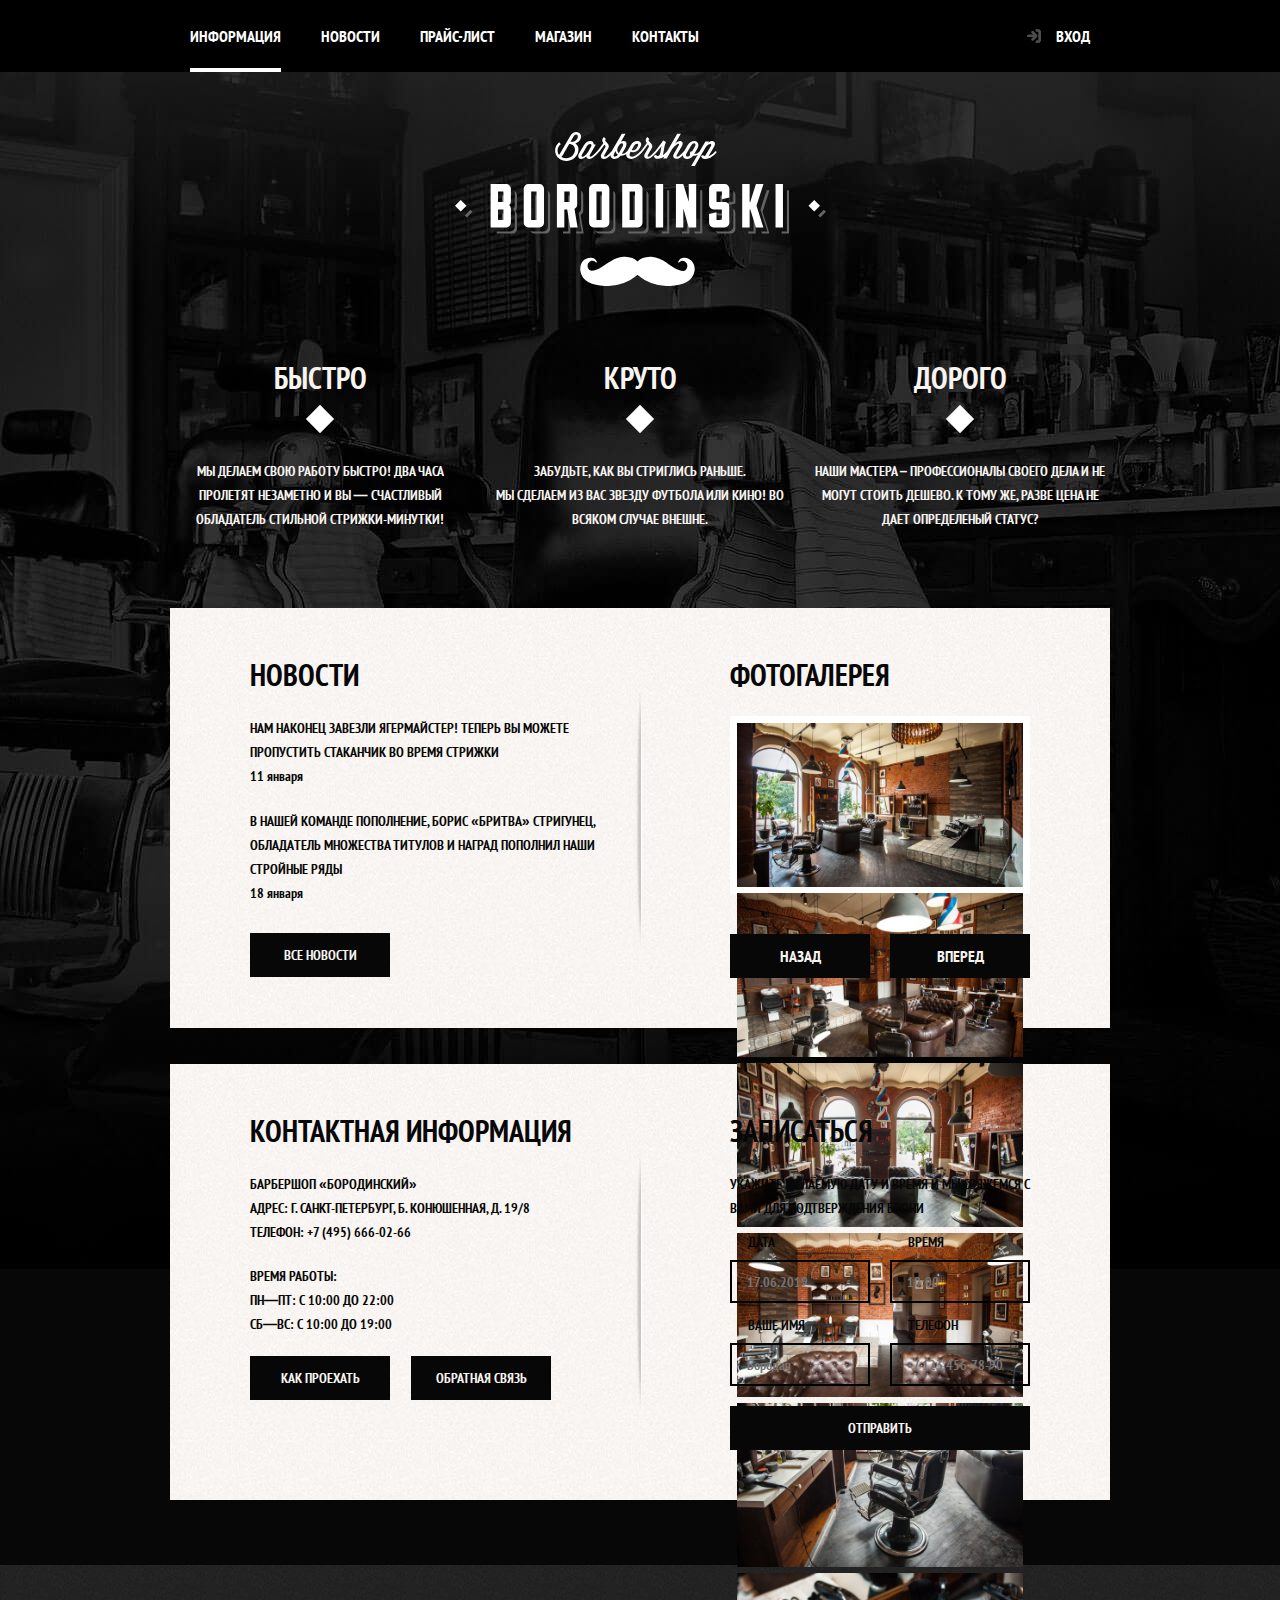
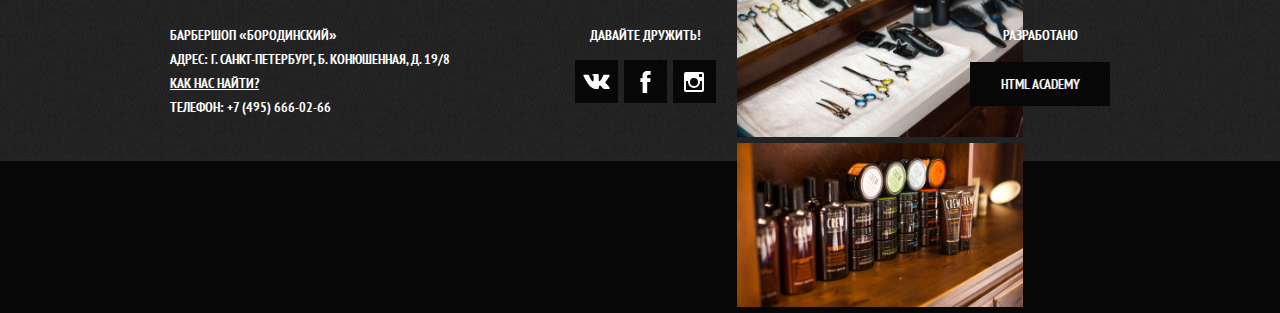
<file: index.html>
<!DOCTYPE html>
<html lang="ru">
<head>
  <meta charset="UTF-8">
  <meta name="viewport" content="width=device-width, initial-scale=1">
  <title>Барбершоп «Бородинский»</title>
  <link rel="shortcut icon" href="favicon.ico" type="image/x-icon">
  <link rel="stylesheet" href="css/normalize.min.css">
  <link rel="stylesheet" href="css/style.min.css">
</head>

<body>

  <header class="main-header">
    <nav class="main-nav">
      <a class="logo">
        <img src="img/logo-index.svg" width="371" height="155" alt="Логотип барбершопа «Бородинский»">
      </a>
      <div class="main-nav-wrapper">
        <div class="container">
          <ul class="main-menu">
            <li class="current"><a>Информация</a></li>
            <li><a href="news.html">Новости</a></li>
            <li><a href="price.html">Прайс-лист</a></li>
            <li><a href="catalog.html">Магазин</a></li>
            <li><a href="contacts.html">Контакты</a></li>
          </ul>
          <ul class="user-menu">
            <li><a class="auth" href="login.html">Вход</a></li>
          </ul>
        </div>
      </div>
    </nav>
  </header>

  <main class="container">
    <h1 class="visually-hidden">Барбершоп «Бородинский»</h1>

    <section class="features">
      <h2 class="visually-hidden">Преимущества</h2>
      <ul class="features-list">
        <li class="features-item">
          <h3>Быстро</h3>
          <p>Мы делаем свою работу быстро! два часа пролетят незаметно и вы — счастливый обладатель стильной стрижки-минутки!</p>
        </li>
        <li class="features-item">
          <h3>Круто</h3>
          <p>Забудьте, как вы стриглись раньше.<br>Мы сделаем из вас звезду футбола или кино! Во всяком случае внешне.</p>
        </li>
        <li class="features-item">
          <h3>Дорого</h3>
          <p>Наши мастера &ndash; профессионалы своего дела и не могут стоить дешево. к тому же, разве цена не дает определеный статус?</p>
        </li>
      </ul>
    </section>

    <div class="index-column">
      <section  class="news">
        <h2>Новости</h2>
        <ul class="news-list">
          <li class="news-item">
            <p>Нам наконец завезли ягермайстер! теперь вы можете пропустить стаканчик во время стрижки</p>
            <time datetime="2019-01-11">11 января</time>
          </li>
          <li class="news-item">
            <p>
              В нашей команде пополнение, борис «бритва» стригунец, обладaтель множества титулов и наград пополнил наши стройные ряды</p>
              <time datetime="2019-01-18">18 января</time>
          </li>
        </ul>
        <a class="button" href="news.html">Все новости</a>
      </section>

      <section class="gallery">
        <h2>Фотогалерея</h2>
        <figure class="gallery-image" tabindex="0">
            <img src="img/gallery/salon1.jpg" width="286" height="164" alt="Фото салона 1" class="show">
            <img src="img/gallery/salon2.jpg" width="286" height="164" alt="Фото салона 2">
            <img src="img/gallery/salon3.jpg" width="286" height="164" alt="Фото салона 3">
            <img src="img/gallery/salon4.jpg" width="286" height="164" alt="Фото салона 4">
            <img src="img/gallery/salon5.jpg" width="286" height="164" alt="Фото салона 5">
            <img src="img/gallery/salon6.jpg" width="286" height="164" alt="Фото салона 6">
            <img src="img/gallery/salon7.jpg" width="286" height="164" alt="Фото салона 7">
        </figure>
        <div class="gallery-conrol">
          <button class="button gallery-button-prev">Назад</button>
          <button class="button gallery-button-next">Вперед</button>
        </div>
      </section>
    </div>

    <div class="index-column">
      <section class="contacts">
        <h2>Контактная информация</h2>
        <p>Барбершоп «Бородинский»<br>
          Адрес: г. Санкт-петербург, б. Конюшенная, д. 19/8<br>
          Телефон: +7 (495) 666-02-66</p>
        <p>Время работы:<br>
          пн—пт: с 10:00 до 22:00<br>
          сб—вс: с 10:00 до 19:00</p>
        <a class="button js-show-map" href="map.html">Как проехать</a>
        <a class="button" href="#contacts.html">Обратная связь</a>
      </section>

      <section class="appointment">
        <h2>Записаться</h2>
        <p>Укажите желаемую дату и время и мы свяжемся с вами для подтверждения брони</p>
        <form class="appointment-form" action="https://echo.htmlacademy.ru" method="post" aria-label="Форма записи на посещение барбершопа">
          <p class="appointment-date">
            <label for="appointment-date">Дата</label>
            <input id="appointment-date" type="text" name="date" placeholder="17.06.2019" required pattern="((0[1-9]|1[0-9]|2[0-9])|3[01]).(0[1-9]|1[012]).(20[1-9][0-9])">
          </p>
          <p class="appointment-time">
            <label for="appointment-time">Время</label>
            <input id="appointment-time" type="text" name="time" placeholder="10:00" required pattern="[0-9]{2}:[0-9]{2}">
          </p>
          <p class="appointment-name">
            <label for="appointment-name">Ваше имя</label>
            <input id="appointment-name" type="text" name="name" placeholder="Бородач" required pattern="^[А-Яа-яЁё\s]+$">
          </p>
          <p class="appointment-phone">
            <label for="appointment-phone">Телефон</label>
            <input id="appointment-phone" type="tel" name="phone" placeholder="+7 123 456-78-90" required  pattern="[+][7][\s-]?[(]?[0-9]{3}[)]?[\s-]?[0-9]{3}[-]?[0-9]{2}[-]?[0-9]{2}">
          </p>
          <button class="button" type="submit">Отправить</button>
        </form>
      </section>
    </div>

  </main>

  <footer class="main-footer">
    <div class="container">
      <p class="footer-contacts">
        Барбершоп «Бородинский»<br>
        Адрес: г. Санкт-петербург, б. Конюшенная, д. 19/8<br>
        <a class="js-show-map" href="map.html">Как нас найти?</a><br>
        Телефон: +7 (495) 666-02-66
      </p>

      <div class="footer-social">
        <b>Давайте дружить!</b>
        <ul class="social-links">
          <li>
            <a class="social-button" href="#" title="Вконтакте">
              <span class="visually-hidden">
                Вконтакте
              </span>
              <svg xmlns="http://www.w3.org/2000/svg" width="27" height="15" viewBox="0 0 26.14 14.91"><path d="M26 13.47l-.09-.17a13.55 13.55 0 0 0-2.6-3q-.87-.83-1.1-1.12A1 1 0 0 1 22 8a10.27 10.27 0 0 1 1.22-1.78l.88-1.16q2.35-3.13 2-4L26 .94a.8.8 0 0 0-.4-.22 2.14 2.14 0 0 0-.87 0h-3.92a.51.51 0 0 0-.27 0h-.3a.6.6 0 0 0-.15.14.93.93 0 0 0-.14.24 22.22 22.22 0 0 1-1.46 3.06q-.5.84-.93 1.46a7 7 0 0 1-.71.91 4.94 4.94 0 0 1-.52.47q-.23.18-.35.15l-.23-.05a.9.9 0 0 1-.31-.33 1.49 1.49 0 0 1-.16-.53V1.6a3.14 3.14 0 0 0 0-.62 2.12 2.12 0 0 0-.14-.44.73.73 0 0 0-.28-.33 1.57 1.57 0 0 0-.46-.18A9 9 0 0 0 12.57 0a8.93 8.93 0 0 0-3.25.33 1.83 1.83 0 0 0-.52.41q-.25.3-.07.33a1.67 1.67 0 0 1 1.16.59l.08.16a2.6 2.6 0 0 1 .19.63 6.32 6.32 0 0 1 .12 1 10.59 10.59 0 0 1 0 1.7q-.07.71-.13 1.1a2.21 2.21 0 0 1-.18.64 2.69 2.69 0 0 1-.16.3l-.07.07a1 1 0 0 1-.37.07.86.86 0 0 1-.46-.19 3.27 3.27 0 0 1-.56-.52 7 7 0 0 1-.66-.93q-.37-.6-.76-1.42l-.22-.39q-.2-.38-.56-1.11t-.62-1.43A.9.9 0 0 0 5.2.9h-.07a.93.93 0 0 0-.22-.16A1.44 1.44 0 0 0 4.6.65L.87.68A1 1 0 0 0 .1.94L0 1a.44.44 0 0 0 0 .22 1.08 1.08 0 0 0 .08.37Q.9 3.53 1.86 5.31t1.66 2.87Q4.23 9.27 5 10.24t1 1.24l.37.41.34.33a8.06 8.06 0 0 0 1 .78 16.34 16.34 0 0 0 1.4.9 7.6 7.6 0 0 0 1.79.72 6.19 6.19 0 0 0 2 .22h1.57a1.08 1.08 0 0 0 .72-.3l.05-.07a.9.9 0 0 0 .1-.25 1.38 1.38 0 0 0 0-.37 4.48 4.48 0 0 1 .09-1.05 2.77 2.77 0 0 1 .23-.71 1.74 1.74 0 0 1 .29-.4 1.19 1.19 0 0 1 .23-.2h.11a.86.86 0 0 1 .77.21 4.52 4.52 0 0 1 .83.79q.39.47.93 1.05a6.41 6.41 0 0 0 1 .87l.27.16a3.31 3.31 0 0 0 .71.3 1.53 1.53 0 0 0 .76.07l3.48-.05a1.58 1.58 0 0 0 .8-.17.68.68 0 0 0 .34-.37 1.06 1.06 0 0 0 0-.46 1.71 1.71 0 0 0-.1-.36z" fill="#fff"/></svg>
            </a>
          </li>
          <li>
            <a class="social-button" href="#" title="Фейсбук">
              <span class="visually-hidden">
                Фейсбук
              </span>
              <svg xmlns="http://www.w3.org/2000/svg" width="19" height="22" viewBox="0 0 10.15 21.74"><path d="M3.34 1.12A4.77 4.77 0 0 1 6.53 0h3.61v3.81H7.81a1.07 1.07 0 0 0-1.09.83v2.55h3.42c-.08 1.23-.24 2.45-.41 3.67h-3v10.87H2.21V10.86H0V7.21h2.19V3.66a3.83 3.83 0 0 1 1.15-2.54z" fill="#fff"/></svg>
            </a>
          </li>
          <li>
            <a class="social-button" href="#" title="Инстаграмм">
              <span class="visually-hidden">
                Инстаграмм
              </span>
              <svg xmlns="http://www.w3.org/2000/svg" width="20" height="20" viewBox="0 0 20 20"><path d="M18 0H2a2 2 0 0 0-2 2v16a2 2 0 0 0 2 2h16a2 2 0 0 0 2-2V2a2 2 0 0 0-2-2zm-8 6a4 4 0 1 1-4 4 4 4 0 0 1 4-4zM2.5 18a.47.47 0 0 1-.5-.5V9h2.1a3.4 3.4 0 0 0-.1 1 6 6 0 1 0 12 0 3.4 3.4 0 0 0-.1-1H18v8.5a.47.47 0 0 1-.5.5zM18 4.5a.47.47 0 0 1-.5.5h-2a.47.47 0 0 1-.5-.5v-2a.47.47 0 0 1 .5-.5h2a.47.47 0 0 1 .5.5z" fill="#fff"/></svg>
            </a>
          </li>
        </ul>
      </div>

      <p class="footer-copyright">
        <b>Разработано</b>
        <a href="#avxodiar" class="button">
          <span class="h-a">HTML Academy</span>
          <span class="avx">avxodiar@gmail</span>
        </a>
      </p>
    </div>
  </footer>

  <div class="modal-overlay"></div>

  <section class="modal modal-auth">
    <h2>Личный кабинет</h2>
    <p>Введите пожалуйста свой логин и пароль</p>
    <form class="auth-form" action="https://echo.htmlacademy.ru" method="post" aria-label="Форма авторизации">
      <p class="auth-login">
        <label for="auth-login" class="visually-hidden">Логин</label>
        <input id="auth-login" type="text" name="login" placeholder="Логин">
      </p>
      <p class="auth-pass">
        <label for="auth-pass" class="visually-hidden">Пароль</label>
        <input id="auth-pass" type="password" name="password" placeholder="Пароль">
      </p>
      <p class="auth-info">
        <input class="auth-remeber visually-hidden" id="auth-remeber" type="checkbox">
        <label for="auth-remeber">Запомните меня</label>
        <a class="auth-restore" href="#">Я забыл пароль!</a>
      </p>
      <button class="button" type="submit">Войти</button>
    </form>
    <button class="modal-close" type="button"><span class="visually-hidden">Закрыть</span></button>
  </section>

  <section class="modal modal-map">
    <h2 class="visually-hidden">Как нас найти</h2>
    <img src="img/map.jpg" width="766" height="560" alt="Адрес барбершопа: г. Санкт-петербург, б. Конюшенная, д. 19/8">
    <button class="modal-close" type="button"><span class="visually-hidden">Закрыть</span></button>
  </section>

  <section class="modal modal-gallery">
    <h2 class="visually-hidden">Фотогалерея</h2>
    <img src="img/gallery/salon1.jpg" width="1328" height="736" alt="Фото салона 1">
    <div class="modal-conrol" aria-label="Навигация">
      <button class="button-prev"><span class="visually-hidden">Назад</span></button>
      <button class="button-next"><span class="visually-hidden">Вперед</span></button>
    </div>
    <button class="modal-close" type="button"><span class="visually-hidden">Закрыть</span></button>
  </section>
  
  <script src="js/modal.min.js"></script>
</body>
</html>
</file>
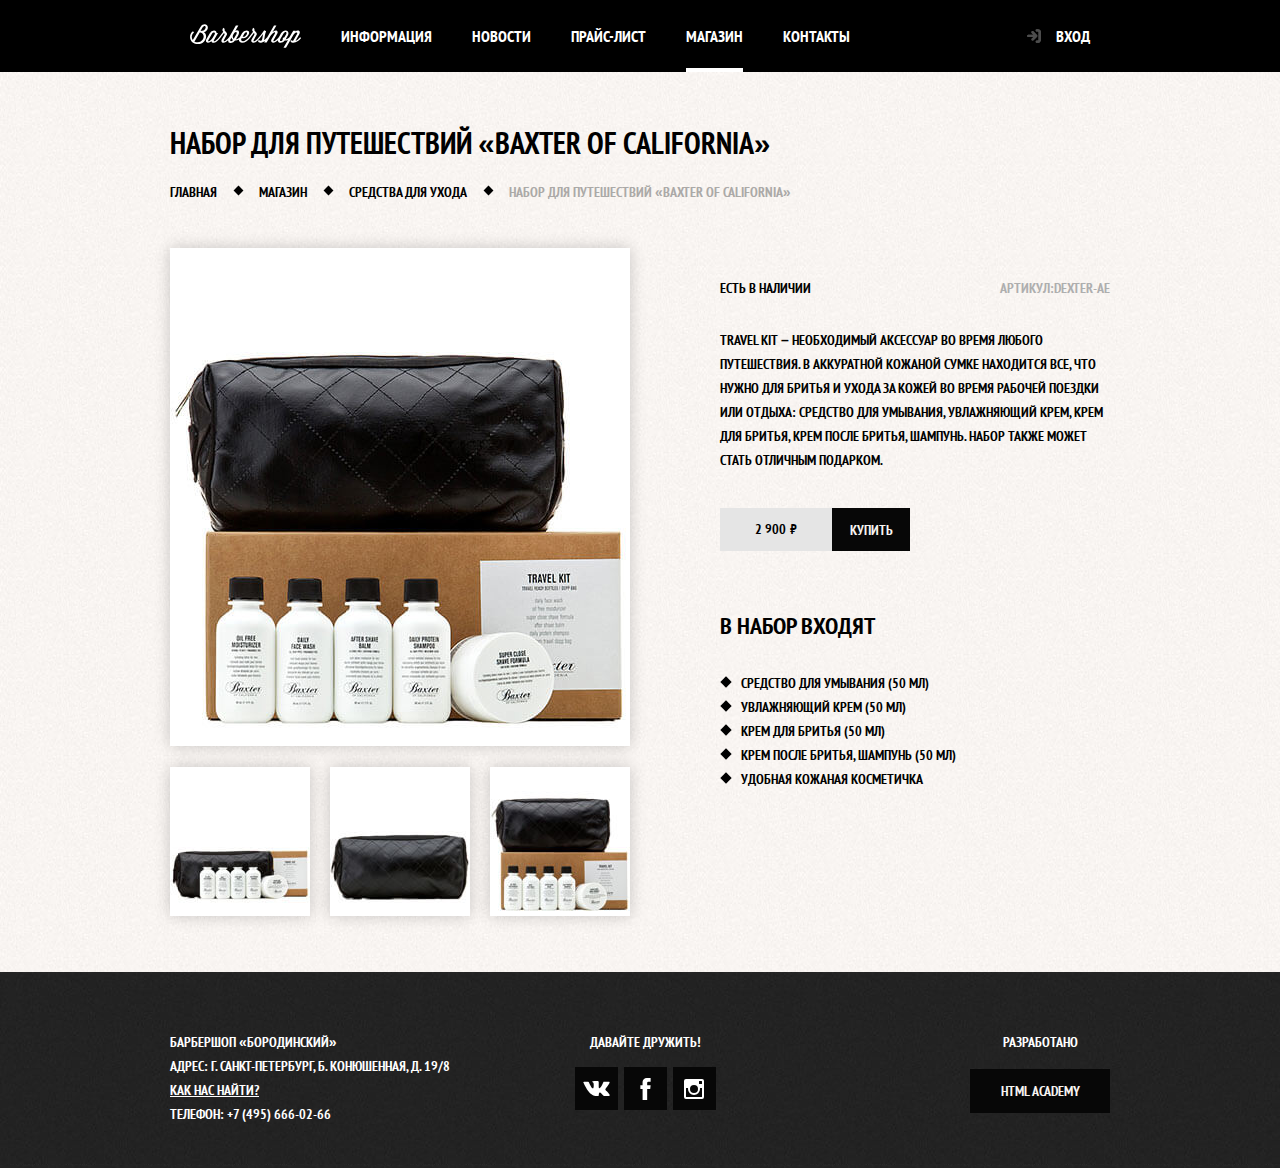
<file: catalog-item.html>
<!DOCTYPE html>
<html lang="ru">
<head>
  <meta charset="UTF-8">
  <title>Барбершоп «Бородинский»</title>
  <link rel="stylesheet" href="css/normalize.css">
  <link rel="stylesheet" href="css/style.css">
</head>

<body class="inner-page">

  <header class="main-header">
    <nav class="main-nav">
      <a class="logo" href="index.html" aria-label="Главная страница">
        <img src="img/logo.svg" width="111" height="24" alt="Логотип барбершопа «Бородинский»">
      </a>
      <div class="main-nav-wrapper">
        <div class="container">
          <ul class="main-menu">
            <li><a href="#info.html">Информация</a></li>
            <li><a href="#news.html">Новости</a></li>
            <li><a href="price.html">Прайс-лист</a></li>
            <li class="current"><a href="catalog.html">Магазин</a></li>
            <li><a href="#contacts.html">Контакты</a></li>
          </ul>
          <ul class="user-menu">
            <li><a class="auth" href="login.html">Вход</a></li>
          </ul>
        </div>
      </div>
    </nav>
  </header>

  <main class="container">
    <h1>Набор для путешествий «Baxter of California»</h1>

    <ul class="breadcrumbs">
      <li><a href="index.html">Главная</a></li>
      <li><a href="catalog.html">Магазин</a></li>
      <li><a href="catalog.html?filter=1">Средства для ухода</a></li>
      <li>Набор для путешествий «Baxter of California»</li>
    </ul>

    <div class="product-columns">
      <section class="product-images">
        <h2 class="visually-hidden">Фотографии товара</h2>
        <figure class="product-foto-big">
          <img src="img/catalog/baxter1-big.jpg" width="460" height="498" alt="Фото набора">
        </figure>
        <ul class="product-foto-preview">
          <li>
            <img src="img/catalog/baxter1-small1.jpg" width="140" height="149" alt="фото вид спереди">
          </li>
          <li>
            <img src="img/catalog/baxter1-small2.jpg" width="140" height="149" alt="фото вид снизу">
          </li>
          <li>
            <img src="img/catalog/baxter1-small3.jpg" width="140" height="149" alt="фото вид сверху">
          </li>
        </ul>
      </section>

      <section class="product-info">
        <h2 class="visually-hidden">Описание товара</h2>
        <div class="product-spec">
          <p class="available">Есть в наличии</p>
          <p class="article">Артикул:DEXTER-AE</p>
        </div>
        <p class="product-description">Travel Kit – необходимый аксессуар во время любого путешествия. В аккуратной кожаной сумке находится все, что нужно для бритья и ухода за кожей во время рабочей поездки или отдыха: средство для умывания, увлажняющий крем, крем для бритья, крем после бритья, шампунь. Набор также может стать отличным подарком.</p>
        <p class="product-price">
          <b>2 900</b>
          <button class="button">Купить</button>
        </p>
        <h3>В набор входят</h3>
        <ul>
          <li>Средство для умывания (50 мл)</li>
          <li>Увлажняющий крем (50 мл)</li>
          <li>Крем для бритья (50 мл)</li>
          <li>Крем после бритья, шампунь (50 мл)</li>
          <li>удобная кожаная косметичка</li>
        </ul>
      </section>
    </div>

  </main>

  <footer class="main-footer">
    <div class="container">
      <p class="footer-contacts">
        Барбершоп «Бородинский»<br>
        Адрес: г. Санкт-петербург, б. Конюшенная, д. 19/8<br>
        <a href="map.html">Как нас найти?</a><br>
        Телефон: +7 (495) 666-02-66
      </p>

      <div class="footer-social">
        <b>Давайте дружить!</b>
        <ul class="social-links">
          <li>
            <a class="social-button" href="#" title="Вконтакте">
              <span class="visually-hidden">
                Вконтакте
              </span>
              <svg xmlns="http://www.w3.org/2000/svg" width="27" height="15" viewBox="0 0 26.14 14.91"><path d="M26 13.47l-.09-.17a13.55 13.55 0 0 0-2.6-3q-.87-.83-1.1-1.12A1 1 0 0 1 22 8a10.27 10.27 0 0 1 1.22-1.78l.88-1.16q2.35-3.13 2-4L26 .94a.8.8 0 0 0-.4-.22 2.14 2.14 0 0 0-.87 0h-3.92a.51.51 0 0 0-.27 0h-.3a.6.6 0 0 0-.15.14.93.93 0 0 0-.14.24 22.22 22.22 0 0 1-1.46 3.06q-.5.84-.93 1.46a7 7 0 0 1-.71.91 4.94 4.94 0 0 1-.52.47q-.23.18-.35.15l-.23-.05a.9.9 0 0 1-.31-.33 1.49 1.49 0 0 1-.16-.53V1.6a3.14 3.14 0 0 0 0-.62 2.12 2.12 0 0 0-.14-.44.73.73 0 0 0-.28-.33 1.57 1.57 0 0 0-.46-.18A9 9 0 0 0 12.57 0a8.93 8.93 0 0 0-3.25.33 1.83 1.83 0 0 0-.52.41q-.25.3-.07.33a1.67 1.67 0 0 1 1.16.59l.08.16a2.6 2.6 0 0 1 .19.63 6.32 6.32 0 0 1 .12 1 10.59 10.59 0 0 1 0 1.7q-.07.71-.13 1.1a2.21 2.21 0 0 1-.18.64 2.69 2.69 0 0 1-.16.3l-.07.07a1 1 0 0 1-.37.07.86.86 0 0 1-.46-.19 3.27 3.27 0 0 1-.56-.52 7 7 0 0 1-.66-.93q-.37-.6-.76-1.42l-.22-.39q-.2-.38-.56-1.11t-.62-1.43A.9.9 0 0 0 5.2.9h-.07a.93.93 0 0 0-.22-.16A1.44 1.44 0 0 0 4.6.65L.87.68A1 1 0 0 0 .1.94L0 1a.44.44 0 0 0 0 .22 1.08 1.08 0 0 0 .08.37Q.9 3.53 1.86 5.31t1.66 2.87Q4.23 9.27 5 10.24t1 1.24l.37.41.34.33a8.06 8.06 0 0 0 1 .78 16.34 16.34 0 0 0 1.4.9 7.6 7.6 0 0 0 1.79.72 6.19 6.19 0 0 0 2 .22h1.57a1.08 1.08 0 0 0 .72-.3l.05-.07a.9.9 0 0 0 .1-.25 1.38 1.38 0 0 0 0-.37 4.48 4.48 0 0 1 .09-1.05 2.77 2.77 0 0 1 .23-.71 1.74 1.74 0 0 1 .29-.4 1.19 1.19 0 0 1 .23-.2h.11a.86.86 0 0 1 .77.21 4.52 4.52 0 0 1 .83.79q.39.47.93 1.05a6.41 6.41 0 0 0 1 .87l.27.16a3.31 3.31 0 0 0 .71.3 1.53 1.53 0 0 0 .76.07l3.48-.05a1.58 1.58 0 0 0 .8-.17.68.68 0 0 0 .34-.37 1.06 1.06 0 0 0 0-.46 1.71 1.71 0 0 0-.1-.36z" fill="#fff"/></svg>
            </a>
          </li>
          <li>
            <a class="social-button" href="#" title="Фейсбук">
              <span class="visually-hidden">
                Фейсбук
              </span>
              <svg xmlns="http://www.w3.org/2000/svg" width="19" height="22" viewBox="0 0 10.15 21.74"><path d="M3.34 1.12A4.77 4.77 0 0 1 6.53 0h3.61v3.81H7.81a1.07 1.07 0 0 0-1.09.83v2.55h3.42c-.08 1.23-.24 2.45-.41 3.67h-3v10.87H2.21V10.86H0V7.21h2.19V3.66a3.83 3.83 0 0 1 1.15-2.54z" fill="#fff"/></svg>
            </a>
          </li>
          <li>
            <a class="social-button" href="#" title="Инстаграмм">
              <span class="visually-hidden">
                Инстаграмм
              </span>
              <svg xmlns="http://www.w3.org/2000/svg" width="20" height="20" viewBox="0 0 20 20"><path d="M18 0H2a2 2 0 0 0-2 2v16a2 2 0 0 0 2 2h16a2 2 0 0 0 2-2V2a2 2 0 0 0-2-2zm-8 6a4 4 0 1 1-4 4 4 4 0 0 1 4-4zM2.5 18a.47.47 0 0 1-.5-.5V9h2.1a3.4 3.4 0 0 0-.1 1 6 6 0 1 0 12 0 3.4 3.4 0 0 0-.1-1H18v8.5a.47.47 0 0 1-.5.5zM18 4.5a.47.47 0 0 1-.5.5h-2a.47.47 0 0 1-.5-.5v-2a.47.47 0 0 1 .5-.5h2a.47.47 0 0 1 .5.5z" fill="#fff"/></svg>
            </a>
          </li>
        </ul>
      </div>

      <p class="footer-copyright">
        <b>Разработано</b>
        <!-- <a class="button" href="">HTML Academy</a> -->
        <a href="#avxodiar" class="button">
          <span class="h-a">HTML Academy</span>
          <span class="avx">avxodiar@gmail</span>
        </a>
      </p>
    </div>
  </footer>

  <div class="modal-overlay"></div>

  <section class="modal modal-auth">
    <h2>Личный кабинет</h2>
    <p>Введите пожалуйста свой логин и пароль</p>
    <form class="auth-form" action="https://echo.htmlacademy.ru" method="post" aria-label="Форма авторизации">
      <p class="auth-login">
        <label for="auth-login" class="visually-hidden">Логин</label>
        <input id="auth-login" type="text" name="login" placeholder="Логин" required>
      </p>
      <p class="auth-pass">
        <label for="auth-pass" class="visually-hidden">Пароль</label>
        <input id="auth-pass" type="password" name="password" placeholder="Пароль" required>
      </p>
      <p class="auth-info">
        <input class="auth-remeber visually-hidden" id="auth-remeber" type="checkbox">
        <label for="auth-remeber">Запомните меня</label>
        <a class="auth-restore" href="#">Я забыл пароль!</a>
      </p>
      <button class="button" type="submit">Войти</button>
    </form>
    <button class="modal-close" type="button"><span class="visually-hidden">Закрыть</span></button>
  </section>

  <section class="modal modal-map">
    <h2 class="visually-hidden">Как нас найти</h2>
    <!-- <img src="img/map.jpg" width="766" height="560" alt="Адрес барбершопа: г. Санкт-петербург, б. Конюшенная, д. 19/8"> -->
    <iframe src="https://www.google.com/maps/embed?pb=!1m18!1m12!1m3!1d1998.6036253003365!2d30.3208587165132!3d59.93871916905374!2m3!1f0!2f0!3f0!3m2!1i1024!2i768!4f13.1!3m3!1m2!1s0x4696310fca145cc1%3A0x42b32648d8238007!2z0JHQvtC70YzRiNCw0Y8g0JrQvtC90Y7RiNC10L3QvdCw0Y8g0YPQuy4sIDE5LzgsINCh0LDQvdC60YIt0J_QtdGC0LXRgNCx0YPRgNCzLCAxOTExODY!5e0!3m2!1sru!2sru!4v1561059612338!5m2!1sru!2sru" width="766" height="560" frameborder="0" style="border:0" allowfullscreen title="Адрес барбершопа: г. Санкт-петербург, б. Конюшенная, д. 19/8"">Адрес барбершопа: г. Санкт-петербург, б. Конюшенная, д. 19/8"</iframe>
    <button class="modal-close" type="button"><span class="visually-hidden">Закрыть<span></button>
  </section>
  
</body>
</html>
</file>
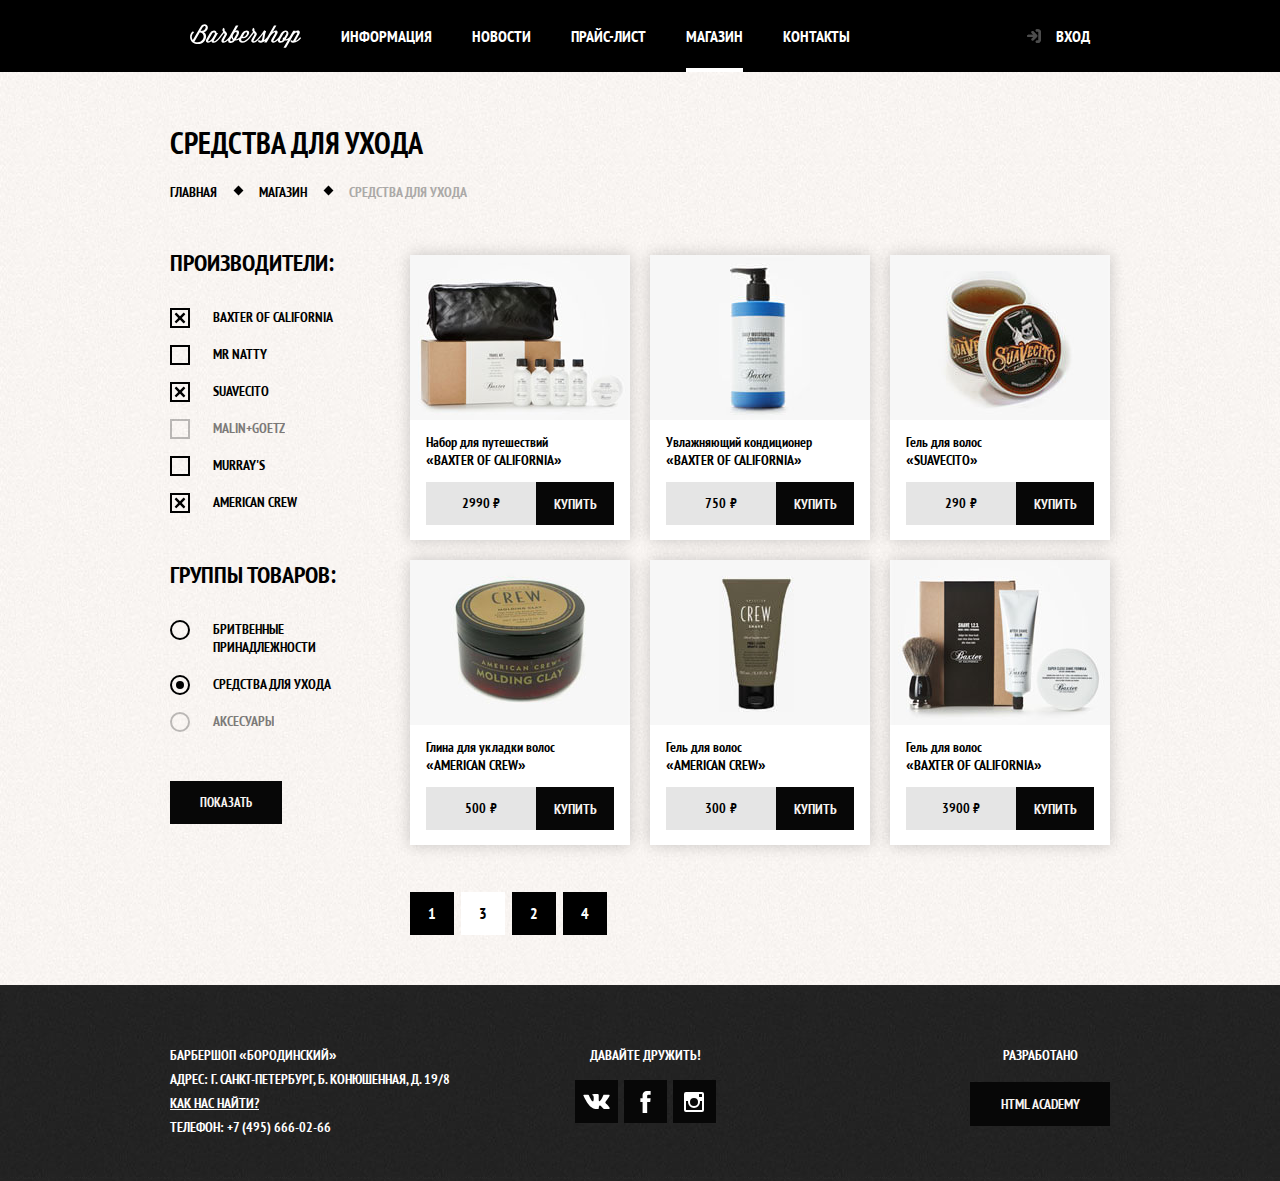
<file: catalog.html>
<!DOCTYPE html>
<html lang="ru">
<head>
  <meta charset="UTF-8">
  <meta name="viewport" content="width=device-width, initial-scale=1">
  <title>Барбершоп «Бородинский» - Магазин</title>
  <link rel="shortcut icon" href="favicon.ico" type="image/x-icon">
  <link rel="stylesheet" href="css/normalize.min.css">
  <link rel="stylesheet" href="css/style.min.css">
</head>

<body class="inner-page">

  <header class="main-header">
    <nav class="main-nav">
      <a class="logo" href="index.html" aria-label="Главная страница">
        <img src="img/logo.svg" width="111" height="24" alt="Логотип барбершопа «Бородинский»">
      </a>
      <div class="main-nav-wrapper">
        <div class="container">
          <ul class="main-menu">
            <li><a href="index.html">Информация</a></li>
            <li><a href="news.html">Новости</a></li>
            <li><a href="price.html">Прайс-лист</a></li>
            <li class="current"><a>Магазин</a></li>
            <li><a href="contacts.html">Контакты</a></li>
          </ul>
          <ul class="user-menu">
            <li><a class="auth" href="login.html">Вход</a></li>
          </ul>
        </div>
      </div>
    </nav>
  </header>

  <main class="container">
    <h1>Средства для ухода</h1>

    <ul class="breadcrumbs">
      <li><a href="index.html">Главная</a></li>
      <li><a href="catalog.html">Магазин</a></li>
      <li>Средства для ухода</li>
    </ul>

    <div class="catalog-column">
      <section class="catalog-filter">
        <h2 class="visually-hidden">Фильтр по товарам</h2>
        <form class="filter-form" action="https://echo.htmlacademy.ru" method="get">

          <fieldset>
            <legend>Производители:</legend>
            <ul class="filter-options">
              <li>
                <input class="filter-input visually-hidden" type="checkbox" name="baxter-of-california" id="filter-baxter" checked>
                <label for="filter-baxter">Baxter of California
                </label>
              </li>
              <li>
                <input class="filter-input visually-hidden" type="checkbox" name="mr-natty" id="filter-natty">
                <label for="filter-natty">Mr Natty</label>
              </li>
              <li>
                <input class="filter-input visually-hidden" type="checkbox" name="suavecito" id="filter-suavecito" checked>
                <label for="filter-suavecito">Suavecito</label>
              </li>
              <li>
                <input class="filter-input visually-hidden" type="checkbox" name="malin-goetz" id="filter-malin-goetz" disabled>
                <label for="filter-malin-goetz">Malin+Goetz</label>
              </li>
              <li>
                <input class="filter-input visually-hidden" type="checkbox" name="murrays" id="filter-murrays">
                <label for="filter-murrays">Murray's</label>
              </li>
              <li>
                <input class="filter-input visually-hidden" type="checkbox" name="american-crew" id="filter-american-crew" checked>
                <label for="filter-american-crew">American crew</label>
              </li>
            </ul>
          </fieldset>

          <fieldset>
            <legend>Группы товаров:</legend>
            <ul class="filter-options">
              <li>
                <input class="filter-input visually-hidden" type="radio" name="product-group" id="filter-shaving" value="shaving">
                <label for="filter-shaving">Бритвенные принадлежности</label>
              </li>
              <li>
                <input class="filter-input visually-hidden" type="radio" name="product-group" id="filter-hair-care" value="hair-care" checked>
                <label for="filter-hair-care">Средства для ухода</label>
              </li>
              <li>
                <input class="filter-input visually-hidden" type="radio" name="product-group" id="filter-accessories" value="accessories" disabled>
                <label for="filter-accessories">Аксесуары</label>
              </li>
            </ul>
          </fieldset>

          <button class="button" type="submit">Показать</button>
        </form>
      </section>

      <section class="catalog">
        <h2 class="visually-hidden">Список средств для ухода</h2>
        <ul class="catalog-list">

          <li class="catalog-item">
            <a href="item.html">
              <h3>
                <span class="catalog-category">Набор для путешествий</span>
                <span class="catalog-name">«Baxter of California»</span>
              </h3>
              <figure class="catalog-item-image">
                  <img src="img/catalog/baxter1.jpg" width="220" height="165" alt="Набор для путешествий Baxter of California">
              </figure>
            </a>
            <p class="product-price">
              <b>2990</b>
              <button class="button">Купить</button>
            </p>
          </li>

          <li class="catalog-item">
            <a href="item.html">
              <h3>
                <span class="catalog-category">Увлажняющий кондиционер</span>
                <span class="catalog-name">«Baxter of California»</span>
              </h3>
              <figure class="catalog-item-image">
                <img src="img/catalog/baxter2.jpg" width="220" height="165" alt="">
              </figure>
            </a>
            <p class="product-price">
              <b>750</b>
              <button class="button">Купить</button>
            </p>
          </li>

          <li class="catalog-item">
            <a href="item.html">
              <h3>
                <span class="catalog-category">Гель для волос</span>
                <span class="catalog-name">«Suavecito»</span>
              </h3>
              <figure class="catalog-item-image">
                <img src="img/catalog/suavecito.jpg" width="220" height="165" alt="">
              </figure>
            </a>
            <p class="product-price">
              <b>290</b>
              <button class="button">Купить</button>
            </p>
          </li>

          <li class="catalog-item">
            <a href="item.html">
              <h3>
                <span class="catalog-category">Глина для укладки волос</span>
                <span class="catalog-name">«American crew»</span>
              </h3>
              <figure class="catalog-item-image">
                <img src="img/catalog/american_crew1.jpg" width="220" height="165" alt="">
              </figure>
            </a>
            <p class="product-price">
              <b>500</b>
              <button class="button">Купить</button>
            </p>
          </li>

          <li class="catalog-item">
            <a href="item.html">
              <h3>
                <span class="catalog-category">Гель для волос</span>
                <span class="catalog-name">«American crew»</span>
              </h3>
              <figure class="catalog-item-image">
                <img src="img/catalog/american_crew2.jpg" width="220" height="165" alt="">
              </figure>
            </a>
            <p class="product-price">
              <b>300</b>
              <button class="button">Купить</button>
            </p>
          </li>

          <li class="catalog-item">
            <a href="item.html">
              <h3>
                <span class="catalog-category">Гель для волос</span>
                <span class="catalog-name">«Baxter of California»</span>
              </h3>
              <figure class="catalog-item-image">
                <img src="img/catalog/baxter3.jpg" width="220" height="165" alt="">
              </figure>
            </a>
            <p class="product-price">
              <b>3900</b>
              <button class="button">Купить</button>
            </p>
          </li>
        </ul>

        <ul class="catalog-pagination">
          <li><a href="#">1</a></li>
          <li class="catalog-current-page"><a>3</a></li>
          <li><a href="#">2</a></li>
          <li><a href="#">4</a></li>
        </ul>

      </section>
    </div>

  </main>

  <footer class="main-footer">
    <div class="container">
      <p class="footer-contacts">
        Барбершоп «Бородинский»<br>
        Адрес: г. Санкт-петербург, б. Конюшенная, д. 19/8<br>
        <a class="js-show-map" href="map.html">Как нас найти?</a><br>
        Телефон: +7 (495) 666-02-66
      </p>

      <div class="footer-social">
        <b>Давайте дружить!</b>
        <ul class="social-links">
          <li>
            <a class="social-button" href="#" title="Вконтакте">
              <span class="visually-hidden">
                Вконтакте
              </span>
              <svg xmlns="http://www.w3.org/2000/svg" width="27" height="15" viewBox="0 0 26.14 14.91"><path d="M26 13.47l-.09-.17a13.55 13.55 0 0 0-2.6-3q-.87-.83-1.1-1.12A1 1 0 0 1 22 8a10.27 10.27 0 0 1 1.22-1.78l.88-1.16q2.35-3.13 2-4L26 .94a.8.8 0 0 0-.4-.22 2.14 2.14 0 0 0-.87 0h-3.92a.51.51 0 0 0-.27 0h-.3a.6.6 0 0 0-.15.14.93.93 0 0 0-.14.24 22.22 22.22 0 0 1-1.46 3.06q-.5.84-.93 1.46a7 7 0 0 1-.71.91 4.94 4.94 0 0 1-.52.47q-.23.18-.35.15l-.23-.05a.9.9 0 0 1-.31-.33 1.49 1.49 0 0 1-.16-.53V1.6a3.14 3.14 0 0 0 0-.62 2.12 2.12 0 0 0-.14-.44.73.73 0 0 0-.28-.33 1.57 1.57 0 0 0-.46-.18A9 9 0 0 0 12.57 0a8.93 8.93 0 0 0-3.25.33 1.83 1.83 0 0 0-.52.41q-.25.3-.07.33a1.67 1.67 0 0 1 1.16.59l.08.16a2.6 2.6 0 0 1 .19.63 6.32 6.32 0 0 1 .12 1 10.59 10.59 0 0 1 0 1.7q-.07.71-.13 1.1a2.21 2.21 0 0 1-.18.64 2.69 2.69 0 0 1-.16.3l-.07.07a1 1 0 0 1-.37.07.86.86 0 0 1-.46-.19 3.27 3.27 0 0 1-.56-.52 7 7 0 0 1-.66-.93q-.37-.6-.76-1.42l-.22-.39q-.2-.38-.56-1.11t-.62-1.43A.9.9 0 0 0 5.2.9h-.07a.93.93 0 0 0-.22-.16A1.44 1.44 0 0 0 4.6.65L.87.68A1 1 0 0 0 .1.94L0 1a.44.44 0 0 0 0 .22 1.08 1.08 0 0 0 .08.37Q.9 3.53 1.86 5.31t1.66 2.87Q4.23 9.27 5 10.24t1 1.24l.37.41.34.33a8.06 8.06 0 0 0 1 .78 16.34 16.34 0 0 0 1.4.9 7.6 7.6 0 0 0 1.79.72 6.19 6.19 0 0 0 2 .22h1.57a1.08 1.08 0 0 0 .72-.3l.05-.07a.9.9 0 0 0 .1-.25 1.38 1.38 0 0 0 0-.37 4.48 4.48 0 0 1 .09-1.05 2.77 2.77 0 0 1 .23-.71 1.74 1.74 0 0 1 .29-.4 1.19 1.19 0 0 1 .23-.2h.11a.86.86 0 0 1 .77.21 4.52 4.52 0 0 1 .83.79q.39.47.93 1.05a6.41 6.41 0 0 0 1 .87l.27.16a3.31 3.31 0 0 0 .71.3 1.53 1.53 0 0 0 .76.07l3.48-.05a1.58 1.58 0 0 0 .8-.17.68.68 0 0 0 .34-.37 1.06 1.06 0 0 0 0-.46 1.71 1.71 0 0 0-.1-.36z" fill="#fff"/></svg>
            </a>
          </li>
          <li>
            <a class="social-button" href="#" title="Фейсбук">
              <span class="visually-hidden">
                Фейсбук
              </span>
              <svg xmlns="http://www.w3.org/2000/svg" width="19" height="22" viewBox="0 0 10.15 21.74"><path d="M3.34 1.12A4.77 4.77 0 0 1 6.53 0h3.61v3.81H7.81a1.07 1.07 0 0 0-1.09.83v2.55h3.42c-.08 1.23-.24 2.45-.41 3.67h-3v10.87H2.21V10.86H0V7.21h2.19V3.66a3.83 3.83 0 0 1 1.15-2.54z" fill="#fff"/></svg>
            </a>
          </li>
          <li>
            <a class="social-button" href="#" title="Инстаграмм">
              <span class="visually-hidden">
                Инстаграмм
              </span>
              <svg xmlns="http://www.w3.org/2000/svg" width="20" height="20" viewBox="0 0 20 20"><path d="M18 0H2a2 2 0 0 0-2 2v16a2 2 0 0 0 2 2h16a2 2 0 0 0 2-2V2a2 2 0 0 0-2-2zm-8 6a4 4 0 1 1-4 4 4 4 0 0 1 4-4zM2.5 18a.47.47 0 0 1-.5-.5V9h2.1a3.4 3.4 0 0 0-.1 1 6 6 0 1 0 12 0 3.4 3.4 0 0 0-.1-1H18v8.5a.47.47 0 0 1-.5.5zM18 4.5a.47.47 0 0 1-.5.5h-2a.47.47 0 0 1-.5-.5v-2a.47.47 0 0 1 .5-.5h2a.47.47 0 0 1 .5.5z" fill="#fff"/></svg>
            </a>
          </li>
        </ul>
      </div>

      <p class="footer-copyright">
        <b>Разработано</b>
        <a href="#avxodiar" class="button">
          <span class="h-a">HTML Academy</span>
          <span class="avx">avxodiar@gmail</span>
        </a>
      </p>
    </div>
  </footer>

  <div class="modal-overlay"></div>

  <section class="modal modal-auth">
    <h2>Личный кабинет</h2>
    <p>Введите пожалуйста свой логин и пароль</p>
    <form class="auth-form" action="https://echo.htmlacademy.ru" method="post" aria-label="Форма авторизации">
      <p class="auth-login">
        <label for="auth-login" class="visually-hidden">Логин</label>
        <input id="auth-login" type="text" name="login" placeholder="Логин">
      </p>
      <p class="auth-pass">
        <label for="auth-pass" class="visually-hidden">Пароль</label>
        <input id="auth-pass" type="password" name="password" placeholder="Пароль">
      </p>
      <p class="auth-info">
        <input class="auth-remeber visually-hidden" id="auth-remeber" type="checkbox">
        <label for="auth-remeber">Запомните меня</label>
        <a class="auth-restore" href="#">Я забыл пароль!</a>
      </p>
      <button class="button" type="submit">Войти</button>
    </form>
    <button class="modal-close" type="button"><span class="visually-hidden">Закрыть</span></button>
  </section>

  <section class="modal modal-map">
    <h2 class="visually-hidden">Как нас найти</h2>
    <img src="img/map.jpg" width="766" height="560" alt="Адрес барбершопа: г. Санкт-петербург, б. Конюшенная, д. 19/8">
    <button class="modal-close" type="button"><span class="visually-hidden">Закрыть</span></button>
  </section>
  
  <script src="js/modal.min.js"></script>
</body>
</html>
</file>
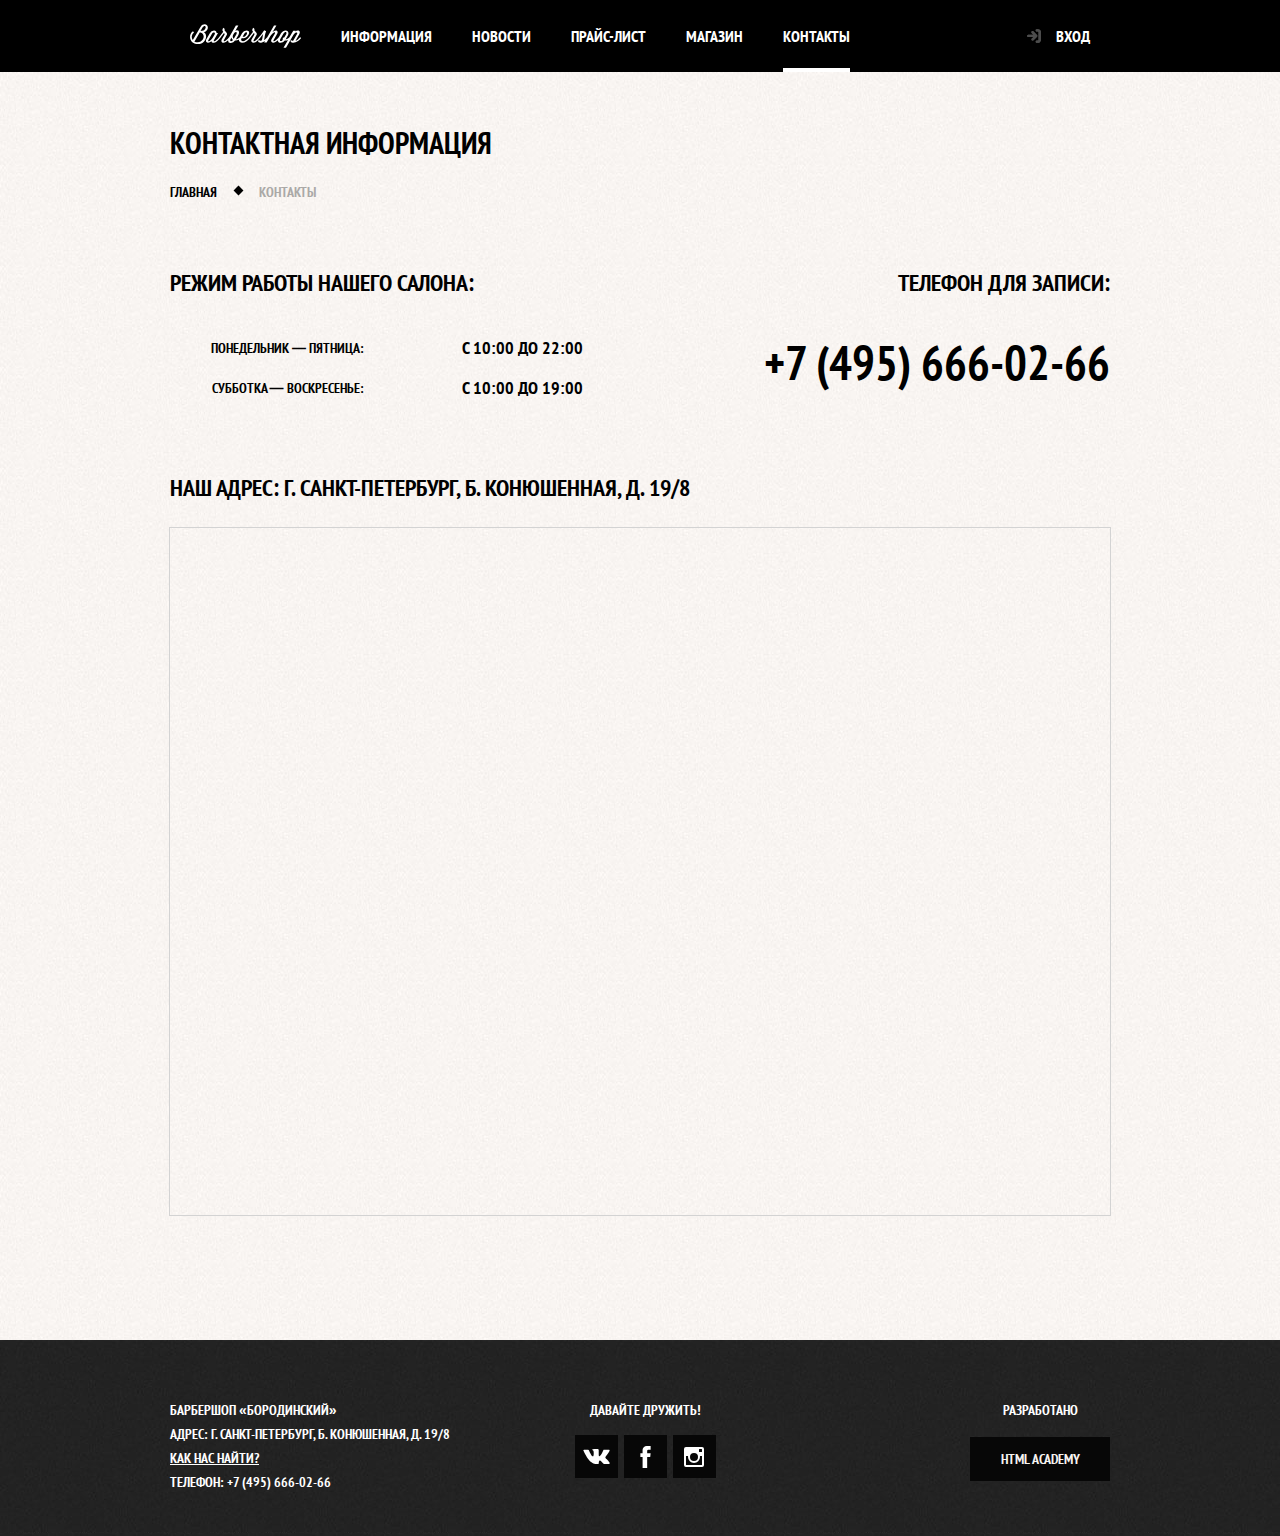
<file: contacts.html>
<!DOCTYPE html>
<html lang="ru">
<head>
  <meta charset="UTF-8">
  <meta name="viewport" content="width=device-width, initial-scale=1">
  <title>Барбершоп «Бородинский» - Контакты</title>
  <link rel="shortcut icon" href="favicon.ico" type="image/x-icon">
  <link rel="stylesheet" href="css/normalize.min.css">
  <link rel="stylesheet" href="css/style.css">
</head>

<body class="inner-page">

  <header class="main-header">
    <nav class="main-nav">
      <a class="logo" href="index.html" aria-label="Главная страница">
        <img src="img/logo.svg" width="111" height="24" alt="Логотип барбершопа «Бородинский»">
      </a>
      <div class="main-nav-wrapper">
        <div class="container">
          <ul class="main-menu">
            <li><a href="index.html">Информация</a></li>
            <li><a href="news.html">Новости</a></li>
            <li><a href="price.html">Прайс-лист</a></li>
            <li><a href="catalog.html">Магазин</a></li>
            <li class="current"><a>Контакты</a></li>
          </ul>
          <ul class="user-menu">
            <li><a class="auth" href="login.html">Вход</a></li>
          </ul>
        </div>
      </div>
    </nav>
  </header>

  <main class="container">

    <h1>Контактная информация</h1>
    <ul class="breadcrumbs">
      <li><a href="index.html">Главная</a></li>
      <li>Контакты</li>
    </ul>

    <section class="inner-content">
        <section class="contacts">

          <div>
            <h2>Режим работы нашего салона:</h2>
            <table class="custom-table work-time">
              <tr>
                <th>понедельник — пятница:</th>
                <td>с 10:00 до 22:00</td>
              </tr>
              <tr>
                <th>субботка — воскресенье:</th>
                <td>с 10:00 до 19:00</td>
              </tr>
            </table>
          </div>

          <div>
            <h2>Телефон для записи:</h2>
            <phone>+7 (495) 666-02-66</phone>
          </div>

        </section>
  
        <h2>Наш адрес: <adress>г. Санкт-петербург, б. Конюшенная, д. 19/8</adress></h2>
        <section class="contact-map">
          <img src="img/map.jpg" width="940" height="687" alt="Адрес барбершопа: г. Санкт-петербург, б. Конюшенная, д. 19/8">
        </section>

    </section>

  </main>

  <footer class="main-footer">
    <div class="container">
      <p class="footer-contacts">
        Барбершоп «Бородинский»<br>
        Адрес: г. Санкт-петербург, б. Конюшенная, д. 19/8<br>
        <a class="js-show-map" href="map.html">Как нас найти?</a><br>
        Телефон: +7 (495) 666-02-66
      </p>

      <div class="footer-social">
        <b>Давайте дружить!</b>
        <ul class="social-links">
          <li>
            <a class="social-button" href="#" title="Вконтакте">
              <span class="visually-hidden">
                Вконтакте
              </span>
              <svg xmlns="http://www.w3.org/2000/svg" width="27" height="15" viewBox="0 0 26.14 14.91"><path d="M26 13.47l-.09-.17a13.55 13.55 0 0 0-2.6-3q-.87-.83-1.1-1.12A1 1 0 0 1 22 8a10.27 10.27 0 0 1 1.22-1.78l.88-1.16q2.35-3.13 2-4L26 .94a.8.8 0 0 0-.4-.22 2.14 2.14 0 0 0-.87 0h-3.92a.51.51 0 0 0-.27 0h-.3a.6.6 0 0 0-.15.14.93.93 0 0 0-.14.24 22.22 22.22 0 0 1-1.46 3.06q-.5.84-.93 1.46a7 7 0 0 1-.71.91 4.94 4.94 0 0 1-.52.47q-.23.18-.35.15l-.23-.05a.9.9 0 0 1-.31-.33 1.49 1.49 0 0 1-.16-.53V1.6a3.14 3.14 0 0 0 0-.62 2.12 2.12 0 0 0-.14-.44.73.73 0 0 0-.28-.33 1.57 1.57 0 0 0-.46-.18A9 9 0 0 0 12.57 0a8.93 8.93 0 0 0-3.25.33 1.83 1.83 0 0 0-.52.41q-.25.3-.07.33a1.67 1.67 0 0 1 1.16.59l.08.16a2.6 2.6 0 0 1 .19.63 6.32 6.32 0 0 1 .12 1 10.59 10.59 0 0 1 0 1.7q-.07.71-.13 1.1a2.21 2.21 0 0 1-.18.64 2.69 2.69 0 0 1-.16.3l-.07.07a1 1 0 0 1-.37.07.86.86 0 0 1-.46-.19 3.27 3.27 0 0 1-.56-.52 7 7 0 0 1-.66-.93q-.37-.6-.76-1.42l-.22-.39q-.2-.38-.56-1.11t-.62-1.43A.9.9 0 0 0 5.2.9h-.07a.93.93 0 0 0-.22-.16A1.44 1.44 0 0 0 4.6.65L.87.68A1 1 0 0 0 .1.94L0 1a.44.44 0 0 0 0 .22 1.08 1.08 0 0 0 .08.37Q.9 3.53 1.86 5.31t1.66 2.87Q4.23 9.27 5 10.24t1 1.24l.37.41.34.33a8.06 8.06 0 0 0 1 .78 16.34 16.34 0 0 0 1.4.9 7.6 7.6 0 0 0 1.79.72 6.19 6.19 0 0 0 2 .22h1.57a1.08 1.08 0 0 0 .72-.3l.05-.07a.9.9 0 0 0 .1-.25 1.38 1.38 0 0 0 0-.37 4.48 4.48 0 0 1 .09-1.05 2.77 2.77 0 0 1 .23-.71 1.74 1.74 0 0 1 .29-.4 1.19 1.19 0 0 1 .23-.2h.11a.86.86 0 0 1 .77.21 4.52 4.52 0 0 1 .83.79q.39.47.93 1.05a6.41 6.41 0 0 0 1 .87l.27.16a3.31 3.31 0 0 0 .71.3 1.53 1.53 0 0 0 .76.07l3.48-.05a1.58 1.58 0 0 0 .8-.17.68.68 0 0 0 .34-.37 1.06 1.06 0 0 0 0-.46 1.71 1.71 0 0 0-.1-.36z" fill="#fff"/></svg>
            </a>
          </li>
          <li>
            <a class="social-button" href="#" title="Фейсбук">
              <span class="visually-hidden">
                Фейсбук
              </span>
              <svg xmlns="http://www.w3.org/2000/svg" width="19" height="22" viewBox="0 0 10.15 21.74"><path d="M3.34 1.12A4.77 4.77 0 0 1 6.53 0h3.61v3.81H7.81a1.07 1.07 0 0 0-1.09.83v2.55h3.42c-.08 1.23-.24 2.45-.41 3.67h-3v10.87H2.21V10.86H0V7.21h2.19V3.66a3.83 3.83 0 0 1 1.15-2.54z" fill="#fff"/></svg>
            </a>
          </li>
          <li>
            <a class="social-button" href="#" title="Инстаграмм">
              <span class="visually-hidden">
                Инстаграмм
              </span>
              <svg xmlns="http://www.w3.org/2000/svg" width="20" height="20" viewBox="0 0 20 20"><path d="M18 0H2a2 2 0 0 0-2 2v16a2 2 0 0 0 2 2h16a2 2 0 0 0 2-2V2a2 2 0 0 0-2-2zm-8 6a4 4 0 1 1-4 4 4 4 0 0 1 4-4zM2.5 18a.47.47 0 0 1-.5-.5V9h2.1a3.4 3.4 0 0 0-.1 1 6 6 0 1 0 12 0 3.4 3.4 0 0 0-.1-1H18v8.5a.47.47 0 0 1-.5.5zM18 4.5a.47.47 0 0 1-.5.5h-2a.47.47 0 0 1-.5-.5v-2a.47.47 0 0 1 .5-.5h2a.47.47 0 0 1 .5.5z" fill="#fff"/></svg>
            </a>
          </li>
        </ul>
      </div>

      <p class="footer-copyright">
        <b>Разработано</b>
        <a href="#avxodiar" class="button">
          <span class="h-a">HTML Academy</span>
          <span class="avx">avxodiar@gmail</span>
        </a>
      </p>
    </div>
  </footer>

  <div class="modal-overlay"></div>

  <section class="modal modal-auth">
    <h2>Личный кабинет</h2>
    <p>Введите пожалуйста свой логин и пароль</p>
    <form class="auth-form" action="https://echo.htmlacademy.ru" method="post" aria-label="Форма авторизации">
      <p class="auth-login">
        <label for="auth-login" class="visually-hidden">Логин</label>
        <input id="auth-login" type="text" name="login" placeholder="Логин">
      </p>
      <p class="auth-pass">
        <label for="auth-pass" class="visually-hidden">Пароль</label>
        <input id="auth-pass" type="password" name="password" placeholder="Пароль">
      </p>
      <p class="auth-info">
        <input class="auth-remeber visually-hidden" id="auth-remeber" type="checkbox">
        <label for="auth-remeber">Запомните меня</label>
        <a class="auth-restore" href="#">Я забыл пароль!</a>
      </p>
      <button class="button" type="submit">Войти</button>
    </form>
    <button class="modal-close" type="button"><span class="visually-hidden">Закрыть</span></button>
  </section>

  <section class="modal modal-map">
    <h2 class="visually-hidden">Как нас найти</h2>
    <img src="img/map.jpg" width="766" height="560" alt="Адрес барбершопа: г. Санкт-петербург, б. Конюшенная, д. 19/8">
    <button class="modal-close" type="button"><span class="visually-hidden">Закрыть</span></button>
  </section>
  
  <!-- <script src="js/modal.min.js"></script> -->
  <script src="js/modal.js"></script>
</body>
</html>
</file>
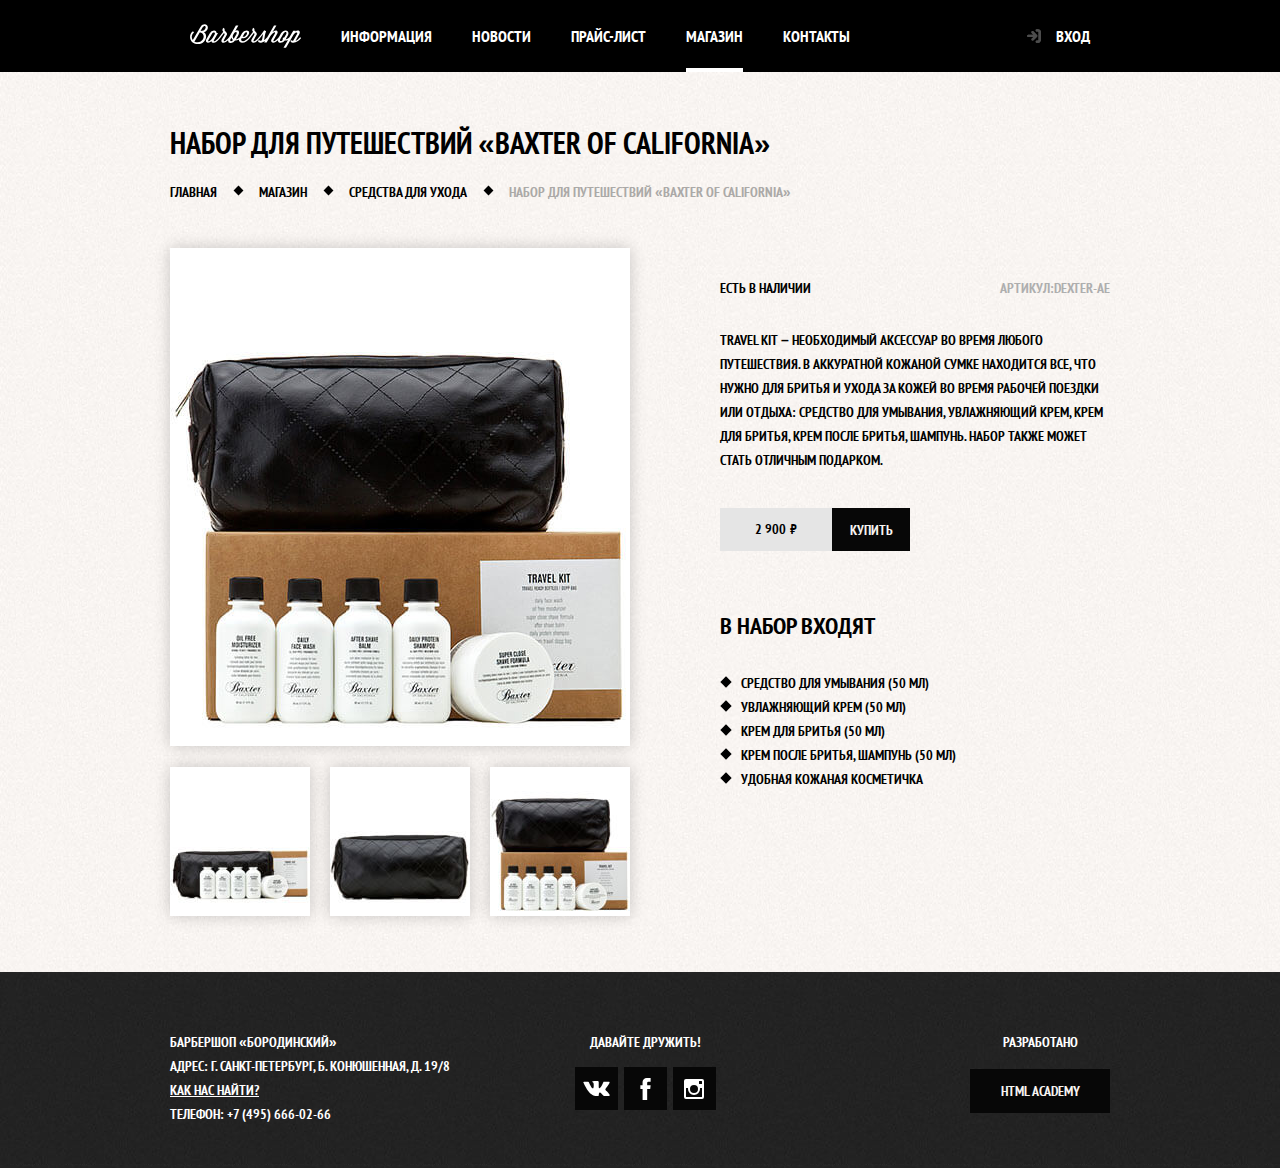
<file: item.html>
<!DOCTYPE html>
<html lang="ru">
<head>
  <meta charset="UTF-8">
  <meta name="viewport" content="width=device-width, initial-scale=1">
  <title>Барбершоп «Бородинский» - Набор для путешествий «Baxter of California»</title>
  <link rel="shortcut icon" href="favicon.ico" type="image/x-icon">
  <link rel="stylesheet" href="css/normalize.min.css">
  <link rel="stylesheet" href="css/style.min.css">
</head>

<body class="inner-page">

  <header class="main-header">
    <nav class="main-nav">
      <a class="logo" href="index.html" aria-label="Главная страница">
        <img src="img/logo.svg" width="111" height="24" alt="Логотип барбершопа «Бородинский»">
      </a>
      <div class="main-nav-wrapper">
        <div class="container">
          <ul class="main-menu">
            <li><a href="index.html">Информация</a></li>
            <li><a href="news.html">Новости</a></li>
            <li><a href="price.html">Прайс-лист</a></li>
            <li class="current"><a>Магазин</a></li>
            <li><a href="contacts.html">Контакты</a></li>
          </ul>
          <ul class="user-menu">
            <li><a class="auth" href="login.html">Вход</a></li>
          </ul>
        </div>
      </div>
    </nav>
  </header>

  <main class="container">
    <h1>Набор для путешествий «Baxter of California»</h1>

    <ul class="breadcrumbs">
      <li><a href="index.html">Главная</a></li>
      <li><a href="catalog.html">Магазин</a></li>
      <li><a href="catalog.html?filter=1">Средства для ухода</a></li>
      <li>Набор для путешествий «Baxter of California»</li>
    </ul>

    <div class="product-columns">
      <section class="product-images">
        <h2 class="visually-hidden">Фотографии товара</h2>
        <figure class="product-foto-big">
          <img src="img/catalog/baxter1-3big.jpg" width="460" height="498" alt="Фото набора">
        </figure>
        <ul class="product-foto-preview">
          <li>
            <img src="img/catalog/baxter1-1small.jpg" width="140" height="149" alt="фото вид спереди">
          </li>
          <li>
            <img src="img/catalog/baxter1-2small.jpg" width="140" height="149" alt="фото вид снизу">
          </li>
          <li>
            <img src="img/catalog/baxter1-3small.jpg" width="140" height="149" alt="фото вид сверху">
          </li>
        </ul>
      </section>

      <section class="product-info">
        <h2 class="visually-hidden">Описание товара</h2>
        <div class="product-spec">
          <p class="available">Есть в наличии</p>
          <p class="article">Артикул:DEXTER-AE</p>
        </div>
        <p class="product-description">Travel Kit – необходимый аксессуар во время любого путешествия. В аккуратной кожаной сумке находится все, что нужно для бритья и ухода за кожей во время рабочей поездки или отдыха: средство для умывания, увлажняющий крем, крем для бритья, крем после бритья, шампунь. Набор также может стать отличным подарком.</p>
        <p class="product-price">
          <b>2 900</b>
          <button class="button">Купить</button>
        </p>
        <h3>В набор входят</h3>
        <ul>
          <li>Средство для умывания (50 мл)</li>
          <li>Увлажняющий крем (50 мл)</li>
          <li>Крем для бритья (50 мл)</li>
          <li>Крем после бритья, шампунь (50 мл)</li>
          <li>удобная кожаная косметичка</li>
        </ul>
      </section>
    </div>

  </main>

  <footer class="main-footer">
    <div class="container">
      <p class="footer-contacts">
        Барбершоп «Бородинский»<br>
        Адрес: г. Санкт-петербург, б. Конюшенная, д. 19/8<br>
        <a class="js-show-map" href="map.html">Как нас найти?</a><br>
        Телефон: +7 (495) 666-02-66
      </p>

      <div class="footer-social">
        <b>Давайте дружить!</b>
        <ul class="social-links">
          <li>
            <a class="social-button" href="#" title="Вконтакте">
              <span class="visually-hidden">
                Вконтакте
              </span>
              <svg xmlns="http://www.w3.org/2000/svg" width="27" height="15" viewBox="0 0 26.14 14.91"><path d="M26 13.47l-.09-.17a13.55 13.55 0 0 0-2.6-3q-.87-.83-1.1-1.12A1 1 0 0 1 22 8a10.27 10.27 0 0 1 1.22-1.78l.88-1.16q2.35-3.13 2-4L26 .94a.8.8 0 0 0-.4-.22 2.14 2.14 0 0 0-.87 0h-3.92a.51.51 0 0 0-.27 0h-.3a.6.6 0 0 0-.15.14.93.93 0 0 0-.14.24 22.22 22.22 0 0 1-1.46 3.06q-.5.84-.93 1.46a7 7 0 0 1-.71.91 4.94 4.94 0 0 1-.52.47q-.23.18-.35.15l-.23-.05a.9.9 0 0 1-.31-.33 1.49 1.49 0 0 1-.16-.53V1.6a3.14 3.14 0 0 0 0-.62 2.12 2.12 0 0 0-.14-.44.73.73 0 0 0-.28-.33 1.57 1.57 0 0 0-.46-.18A9 9 0 0 0 12.57 0a8.93 8.93 0 0 0-3.25.33 1.83 1.83 0 0 0-.52.41q-.25.3-.07.33a1.67 1.67 0 0 1 1.16.59l.08.16a2.6 2.6 0 0 1 .19.63 6.32 6.32 0 0 1 .12 1 10.59 10.59 0 0 1 0 1.7q-.07.71-.13 1.1a2.21 2.21 0 0 1-.18.64 2.69 2.69 0 0 1-.16.3l-.07.07a1 1 0 0 1-.37.07.86.86 0 0 1-.46-.19 3.27 3.27 0 0 1-.56-.52 7 7 0 0 1-.66-.93q-.37-.6-.76-1.42l-.22-.39q-.2-.38-.56-1.11t-.62-1.43A.9.9 0 0 0 5.2.9h-.07a.93.93 0 0 0-.22-.16A1.44 1.44 0 0 0 4.6.65L.87.68A1 1 0 0 0 .1.94L0 1a.44.44 0 0 0 0 .22 1.08 1.08 0 0 0 .08.37Q.9 3.53 1.86 5.31t1.66 2.87Q4.23 9.27 5 10.24t1 1.24l.37.41.34.33a8.06 8.06 0 0 0 1 .78 16.34 16.34 0 0 0 1.4.9 7.6 7.6 0 0 0 1.79.72 6.19 6.19 0 0 0 2 .22h1.57a1.08 1.08 0 0 0 .72-.3l.05-.07a.9.9 0 0 0 .1-.25 1.38 1.38 0 0 0 0-.37 4.48 4.48 0 0 1 .09-1.05 2.77 2.77 0 0 1 .23-.71 1.74 1.74 0 0 1 .29-.4 1.19 1.19 0 0 1 .23-.2h.11a.86.86 0 0 1 .77.21 4.52 4.52 0 0 1 .83.79q.39.47.93 1.05a6.41 6.41 0 0 0 1 .87l.27.16a3.31 3.31 0 0 0 .71.3 1.53 1.53 0 0 0 .76.07l3.48-.05a1.58 1.58 0 0 0 .8-.17.68.68 0 0 0 .34-.37 1.06 1.06 0 0 0 0-.46 1.71 1.71 0 0 0-.1-.36z" fill="#fff"/></svg>
            </a>
          </li>
          <li>
            <a class="social-button" href="#" title="Фейсбук">
              <span class="visually-hidden">
                Фейсбук
              </span>
              <svg xmlns="http://www.w3.org/2000/svg" width="19" height="22" viewBox="0 0 10.15 21.74"><path d="M3.34 1.12A4.77 4.77 0 0 1 6.53 0h3.61v3.81H7.81a1.07 1.07 0 0 0-1.09.83v2.55h3.42c-.08 1.23-.24 2.45-.41 3.67h-3v10.87H2.21V10.86H0V7.21h2.19V3.66a3.83 3.83 0 0 1 1.15-2.54z" fill="#fff"/></svg>
            </a>
          </li>
          <li>
            <a class="social-button" href="#" title="Инстаграмм">
              <span class="visually-hidden">
                Инстаграмм
              </span>
              <svg xmlns="http://www.w3.org/2000/svg" width="20" height="20" viewBox="0 0 20 20"><path d="M18 0H2a2 2 0 0 0-2 2v16a2 2 0 0 0 2 2h16a2 2 0 0 0 2-2V2a2 2 0 0 0-2-2zm-8 6a4 4 0 1 1-4 4 4 4 0 0 1 4-4zM2.5 18a.47.47 0 0 1-.5-.5V9h2.1a3.4 3.4 0 0 0-.1 1 6 6 0 1 0 12 0 3.4 3.4 0 0 0-.1-1H18v8.5a.47.47 0 0 1-.5.5zM18 4.5a.47.47 0 0 1-.5.5h-2a.47.47 0 0 1-.5-.5v-2a.47.47 0 0 1 .5-.5h2a.47.47 0 0 1 .5.5z" fill="#fff"/></svg>
            </a>
          </li>
        </ul>
      </div>

      <p class="footer-copyright">
        <b>Разработано</b>
        <a href="#avxodiar" class="button">
          <span class="h-a">HTML Academy</span>
          <span class="avx">avxodiar@gmail</span>
        </a>
      </p>
    </div>
  </footer>

  <div class="modal-overlay"></div>

  <section class="modal modal-auth">
    <h2>Личный кабинет</h2>
    <p>Введите пожалуйста свой логин и пароль</p>
    <form class="auth-form" action="https://echo.htmlacademy.ru" method="post" aria-label="Форма авторизации">
      <p class="auth-login">
        <label for="auth-login" class="visually-hidden">Логин</label>
        <input id="auth-login" type="text" name="login" placeholder="Логин">
      </p>
      <p class="auth-pass">
        <label for="auth-pass" class="visually-hidden">Пароль</label>
        <input id="auth-pass" type="password" name="password" placeholder="Пароль">
      </p>
      <p class="auth-info">
        <input class="auth-remeber visually-hidden" id="auth-remeber" type="checkbox">
        <label for="auth-remeber">Запомните меня</label>
        <a class="auth-restore" href="#">Я забыл пароль!</a>
      </p>
      <button class="button" type="submit">Войти</button>
    </form>
    <button class="modal-close" type="button"><span class="visually-hidden">Закрыть</span></button>
  </section>

  <section class="modal modal-map">
    <h2 class="visually-hidden">Как нас найти</h2>
    <img src="img/map.jpg" width="766" height="560" alt="Адрес барбершопа: г. Санкт-петербург, б. Конюшенная, д. 19/8">
    <button class="modal-close" type="button"><span class="visually-hidden">Закрыть</span></button>
  </section>
  
  <script src="js/modal.min.js"></script>
</body>
</html>
</file>
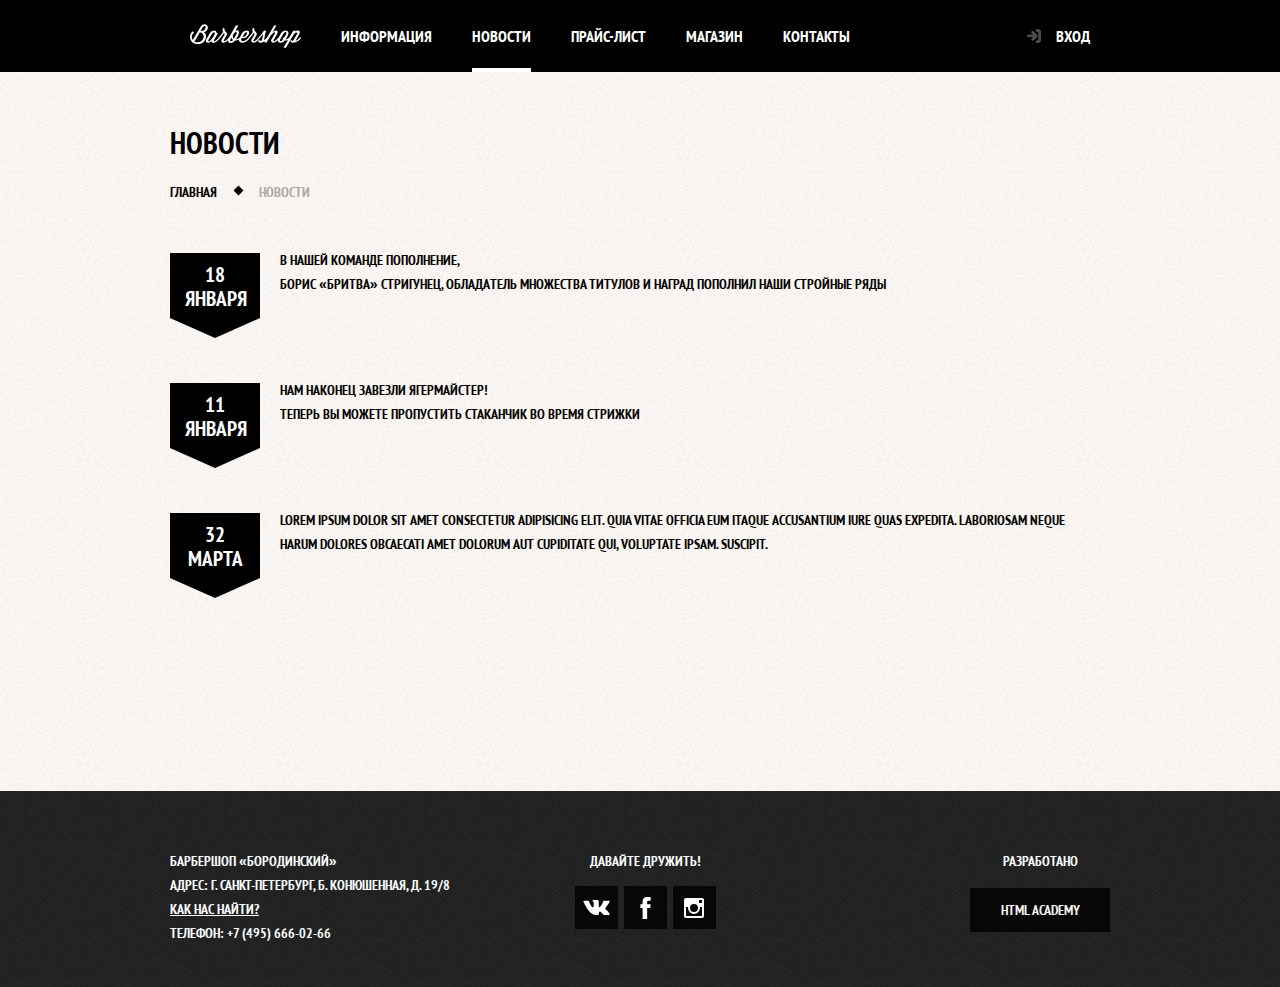
<file: news.html>
<!DOCTYPE html>
<html lang="ru">
<head>
  <meta charset="UTF-8">
  <meta name="viewport" content="width=device-width, initial-scale=1">
  <title>Барбершоп «Бородинский» - Новости</title>
  <link rel="shortcut icon" href="favicon.ico" type="image/x-icon">
  <link rel="stylesheet" href="css/normalize.min.css">
  <link rel="stylesheet" href="css/style.css">
</head>

<body class="inner-page">

  <header class="main-header">
    <nav class="main-nav">
      <a class="logo" href="index.html" aria-label="Главная страница">
        <img src="img/logo.svg" width="111" height="24" alt="Логотип барбершопа «Бородинский»">
      </a>
      <div class="main-nav-wrapper">
        <div class="container">
          <ul class="main-menu">
            <li><a href="index.html">Информация</a></li>
            <li class="current"><a>Новости</a></li>
            <li><a href="price.html">Прайс-лист</a></li>
            <li><a href="catalog.html">Магазин</a></li>
            <li><a href="contacts.html">Контакты</a></li>
          </ul>
          <ul class="user-menu">
            <li><a class="auth" href="login.html">Вход</a></li>
          </ul>
        </div>
      </div>
    </nav>
  </header>

  <main class="container">

    <h1>Новости</h1>
    <ul class="breadcrumbs">
      <li><a href="index.html">Главная</a></li>
      <li>Новости</li>
    </ul>

    <section class="inner-content">
    <div class="inner-columns">
        <ul class="news-list">
          <li class="news-item">
            <p>
              В нашей команде пополнение,<br> Борис «бритва» Стригунец, обладaтель множества титулов и наград пополнил наши стройные ряды</p>
              <time datetime="2020-01-18">18 января</time>
          </li>
          <li class="news-item">
            <p>Нам наконец завезли ягермайстер!<br> теперь вы можете пропустить стаканчик во время стрижки</p>
            <time datetime="2019-01-11">11 января</time>
          </li>

          <li class="news-item">
            <p>Lorem ipsum dolor sit amet consectetur adipisicing elit. Quia vitae officia eum itaque accusantium iure quas expedita. Laboriosam neque harum dolores obcaecati amet dolorum aut cupiditate qui, voluptate ipsam. Suscipit.</p>
            <time datetime="2018-03-32">32 марта</time>
          </li>
        </ul>
    </div>

    </section>

  </main>

  <footer class="main-footer">
    <div class="container">
      <p class="footer-contacts">
        Барбершоп «Бородинский»<br>
        Адрес: г. Санкт-петербург, б. Конюшенная, д. 19/8<br>
        <a class="js-show-map" href="map.html">Как нас найти?</a><br>
        Телефон: +7 (495) 666-02-66
      </p>

      <div class="footer-social">
        <b>Давайте дружить!</b>
        <ul class="social-links">
          <li>
            <a class="social-button" href="#" title="Вконтакте">
              <span class="visually-hidden">
                Вконтакте
              </span>
              <svg xmlns="http://www.w3.org/2000/svg" width="27" height="15" viewBox="0 0 26.14 14.91"><path d="M26 13.47l-.09-.17a13.55 13.55 0 0 0-2.6-3q-.87-.83-1.1-1.12A1 1 0 0 1 22 8a10.27 10.27 0 0 1 1.22-1.78l.88-1.16q2.35-3.13 2-4L26 .94a.8.8 0 0 0-.4-.22 2.14 2.14 0 0 0-.87 0h-3.92a.51.51 0 0 0-.27 0h-.3a.6.6 0 0 0-.15.14.93.93 0 0 0-.14.24 22.22 22.22 0 0 1-1.46 3.06q-.5.84-.93 1.46a7 7 0 0 1-.71.91 4.94 4.94 0 0 1-.52.47q-.23.18-.35.15l-.23-.05a.9.9 0 0 1-.31-.33 1.49 1.49 0 0 1-.16-.53V1.6a3.14 3.14 0 0 0 0-.62 2.12 2.12 0 0 0-.14-.44.73.73 0 0 0-.28-.33 1.57 1.57 0 0 0-.46-.18A9 9 0 0 0 12.57 0a8.93 8.93 0 0 0-3.25.33 1.83 1.83 0 0 0-.52.41q-.25.3-.07.33a1.67 1.67 0 0 1 1.16.59l.08.16a2.6 2.6 0 0 1 .19.63 6.32 6.32 0 0 1 .12 1 10.59 10.59 0 0 1 0 1.7q-.07.71-.13 1.1a2.21 2.21 0 0 1-.18.64 2.69 2.69 0 0 1-.16.3l-.07.07a1 1 0 0 1-.37.07.86.86 0 0 1-.46-.19 3.27 3.27 0 0 1-.56-.52 7 7 0 0 1-.66-.93q-.37-.6-.76-1.42l-.22-.39q-.2-.38-.56-1.11t-.62-1.43A.9.9 0 0 0 5.2.9h-.07a.93.93 0 0 0-.22-.16A1.44 1.44 0 0 0 4.6.65L.87.68A1 1 0 0 0 .1.94L0 1a.44.44 0 0 0 0 .22 1.08 1.08 0 0 0 .08.37Q.9 3.53 1.86 5.31t1.66 2.87Q4.23 9.27 5 10.24t1 1.24l.37.41.34.33a8.06 8.06 0 0 0 1 .78 16.34 16.34 0 0 0 1.4.9 7.6 7.6 0 0 0 1.79.72 6.19 6.19 0 0 0 2 .22h1.57a1.08 1.08 0 0 0 .72-.3l.05-.07a.9.9 0 0 0 .1-.25 1.38 1.38 0 0 0 0-.37 4.48 4.48 0 0 1 .09-1.05 2.77 2.77 0 0 1 .23-.71 1.74 1.74 0 0 1 .29-.4 1.19 1.19 0 0 1 .23-.2h.11a.86.86 0 0 1 .77.21 4.52 4.52 0 0 1 .83.79q.39.47.93 1.05a6.41 6.41 0 0 0 1 .87l.27.16a3.31 3.31 0 0 0 .71.3 1.53 1.53 0 0 0 .76.07l3.48-.05a1.58 1.58 0 0 0 .8-.17.68.68 0 0 0 .34-.37 1.06 1.06 0 0 0 0-.46 1.71 1.71 0 0 0-.1-.36z" fill="#fff"/></svg>
            </a>
          </li>
          <li>
            <a class="social-button" href="#" title="Фейсбук">
              <span class="visually-hidden">
                Фейсбук
              </span>
              <svg xmlns="http://www.w3.org/2000/svg" width="19" height="22" viewBox="0 0 10.15 21.74"><path d="M3.34 1.12A4.77 4.77 0 0 1 6.53 0h3.61v3.81H7.81a1.07 1.07 0 0 0-1.09.83v2.55h3.42c-.08 1.23-.24 2.45-.41 3.67h-3v10.87H2.21V10.86H0V7.21h2.19V3.66a3.83 3.83 0 0 1 1.15-2.54z" fill="#fff"/></svg>
            </a>
          </li>
          <li>
            <a class="social-button" href="#" title="Инстаграмм">
              <span class="visually-hidden">
                Инстаграмм
              </span>
              <svg xmlns="http://www.w3.org/2000/svg" width="20" height="20" viewBox="0 0 20 20"><path d="M18 0H2a2 2 0 0 0-2 2v16a2 2 0 0 0 2 2h16a2 2 0 0 0 2-2V2a2 2 0 0 0-2-2zm-8 6a4 4 0 1 1-4 4 4 4 0 0 1 4-4zM2.5 18a.47.47 0 0 1-.5-.5V9h2.1a3.4 3.4 0 0 0-.1 1 6 6 0 1 0 12 0 3.4 3.4 0 0 0-.1-1H18v8.5a.47.47 0 0 1-.5.5zM18 4.5a.47.47 0 0 1-.5.5h-2a.47.47 0 0 1-.5-.5v-2a.47.47 0 0 1 .5-.5h2a.47.47 0 0 1 .5.5z" fill="#fff"/></svg>
            </a>
          </li>
        </ul>
      </div>

      <p class="footer-copyright">
        <b>Разработано</b>
        <a href="#avxodiar" class="button">
          <span class="h-a">HTML Academy</span>
          <span class="avx">avxodiar@gmail</span>
        </a>
      </p>
    </div>
  </footer>

  <div class="modal-overlay"></div>

  <section class="modal modal-auth">
    <h2>Личный кабинет</h2>
    <p>Введите пожалуйста свой логин и пароль</p>
    <form class="auth-form" action="https://echo.htmlacademy.ru" method="post" aria-label="Форма авторизации">
      <p class="auth-login">
        <label for="auth-login" class="visually-hidden">Логин</label>
        <input id="auth-login" type="text" name="login" placeholder="Логин">
      </p>
      <p class="auth-pass">
        <label for="auth-pass" class="visually-hidden">Пароль</label>
        <input id="auth-pass" type="password" name="password" placeholder="Пароль">
      </p>
      <p class="auth-info">
        <input class="auth-remeber visually-hidden" id="auth-remeber" type="checkbox">
        <label for="auth-remeber">Запомните меня</label>
        <a class="auth-restore" href="#">Я забыл пароль!</a>
      </p>
      <button class="button" type="submit">Войти</button>
    </form>
    <button class="modal-close" type="button"><span class="visually-hidden">Закрыть</span></button>
  </section>

  <section class="modal modal-map">
    <h2 class="visually-hidden">Как нас найти</h2>
    <img src="img/map.jpg" width="766" height="560" alt="Адрес барбершопа: г. Санкт-петербург, б. Конюшенная, д. 19/8">
    <button class="modal-close" type="button"><span class="visually-hidden">Закрыть</span></button>
  </section>
  
  <script src="js/modal.min.js"></script>
</body>
</html>
</file>
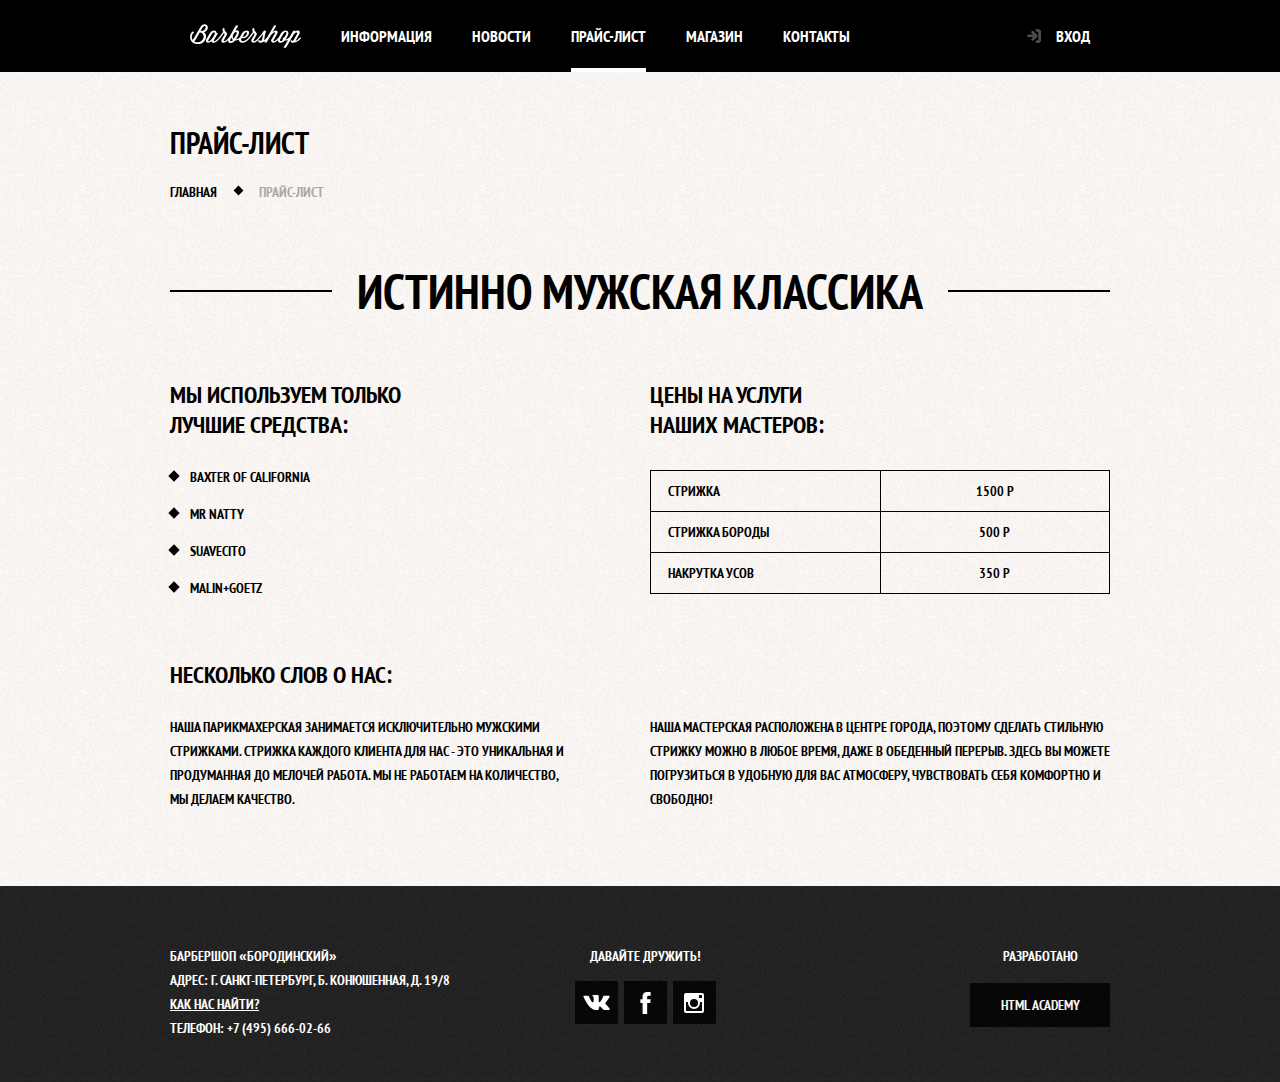
<file: price.html>
<!DOCTYPE html>
<html lang="ru">
<head>
  <meta charset="UTF-8">
  <meta name="viewport" content="width=device-width, initial-scale=1">
  <title>Барбершоп «Бородинский» - Прайс-лист</title>
  <link rel="shortcut icon" href="favicon.ico" type="image/x-icon">
  <link rel="stylesheet" href="css/normalize.min.css">
  <link rel="stylesheet" href="css/style.min.css">
</head>

<body class="inner-page">

  <header class="main-header">
    <nav class="main-nav">
      <a class="logo" href="index.html" aria-label="Главная страница">
        <img src="img/logo.svg" width="111" height="24" alt="Логотип барбершопа «Бородинский»">
      </a>
      <div class="main-nav-wrapper">
        <div class="container">
          <ul class="main-menu">
            <li><a href="index.html">Информация</a></li>
            <li><a href="news.html">Новости</a></li>
            <li class="current"><a>Прайс-лист</a></li>
            <li><a href="catalog.html">Магазин</a></li>
            <li><a href="contacts.html">Контакты</a></li>
          </ul>
          <ul class="user-menu">
            <li><a class="auth" href="login.html">Вход</a></li>
          </ul>
        </div>
      </div>
    </nav>
  </header>

  <main class="container">

    <h1>Прайс-лист</h1>
    <ul class="breadcrumbs">
      <li><a href="index.html">Главная</a></li>
      <li>Прайс-лист</li>
    </ul>

    <section class="inner-content">
      <h2 class="big-header">Истинно мужская классика</h2>

    <div class="inner-columns">
      <div class="column-left">
        <h2>Мы используем только<br> лучшие средства:</h2>
        <ul class="custom-list">
          <li>Baxter of California</li>
          <li>Mr Natty</li>
          <li>Suavecito</li>
          <li>Malin+Goetz</li>
        </ul>
      </div>

      <div class="column-right">
        <h2>Цены на услуги<br> наших мастеров:</h2>
        <table class="custom-table">
          <tr>
            <td>Стрижка</td>
            <td>1500 р</td>
          </tr>
          <tr>
            <td>Стрижка бороды</td>
            <td>500 р</td>
          </tr>
          <tr>
            <td>Накрутка усов</td>
            <td>350 р</td>
          </tr>
        </table>
      </div>
    </div>

    <div class="inner-columns">
      <h2>Несколько слов о нас:</h2>
      <div class="column-left">
        <p class="short-text">
          Наша парикмахерская занимается исключительно мужскими стрижками. Стрижка каждого клиента для нас - это уникальная и продуманная до мелочей работа. Мы не работаем на количество, мы делаем качество.
        </p>
      </div>
      <div class="column-right">
        <p>Наша мастерская расположена в центре города, поэтому сделать стильную стрижку можно в любое время, даже в обеденный перерыв. Здесь вы можете погрузиться в удобную для вас атмосферу, чувствовать себя комфортно и свободно!</p>
      </div>
    </div>

    </section>

  </main>

  <footer class="main-footer">
    <div class="container">
      <p class="footer-contacts">
        Барбершоп «Бородинский»<br>
        Адрес: г. Санкт-петербург, б. Конюшенная, д. 19/8<br>
        <a class="js-show-map" href="map.html">Как нас найти?</a><br>
        Телефон: +7 (495) 666-02-66
      </p>

      <div class="footer-social">
        <b>Давайте дружить!</b>
        <ul class="social-links">
          <li>
            <a class="social-button" href="#" title="Вконтакте">
              <span class="visually-hidden">
                Вконтакте
              </span>
              <svg xmlns="http://www.w3.org/2000/svg" width="27" height="15" viewBox="0 0 26.14 14.91"><path d="M26 13.47l-.09-.17a13.55 13.55 0 0 0-2.6-3q-.87-.83-1.1-1.12A1 1 0 0 1 22 8a10.27 10.27 0 0 1 1.22-1.78l.88-1.16q2.35-3.13 2-4L26 .94a.8.8 0 0 0-.4-.22 2.14 2.14 0 0 0-.87 0h-3.92a.51.51 0 0 0-.27 0h-.3a.6.6 0 0 0-.15.14.93.93 0 0 0-.14.24 22.22 22.22 0 0 1-1.46 3.06q-.5.84-.93 1.46a7 7 0 0 1-.71.91 4.94 4.94 0 0 1-.52.47q-.23.18-.35.15l-.23-.05a.9.9 0 0 1-.31-.33 1.49 1.49 0 0 1-.16-.53V1.6a3.14 3.14 0 0 0 0-.62 2.12 2.12 0 0 0-.14-.44.73.73 0 0 0-.28-.33 1.57 1.57 0 0 0-.46-.18A9 9 0 0 0 12.57 0a8.93 8.93 0 0 0-3.25.33 1.83 1.83 0 0 0-.52.41q-.25.3-.07.33a1.67 1.67 0 0 1 1.16.59l.08.16a2.6 2.6 0 0 1 .19.63 6.32 6.32 0 0 1 .12 1 10.59 10.59 0 0 1 0 1.7q-.07.71-.13 1.1a2.21 2.21 0 0 1-.18.64 2.69 2.69 0 0 1-.16.3l-.07.07a1 1 0 0 1-.37.07.86.86 0 0 1-.46-.19 3.27 3.27 0 0 1-.56-.52 7 7 0 0 1-.66-.93q-.37-.6-.76-1.42l-.22-.39q-.2-.38-.56-1.11t-.62-1.43A.9.9 0 0 0 5.2.9h-.07a.93.93 0 0 0-.22-.16A1.44 1.44 0 0 0 4.6.65L.87.68A1 1 0 0 0 .1.94L0 1a.44.44 0 0 0 0 .22 1.08 1.08 0 0 0 .08.37Q.9 3.53 1.86 5.31t1.66 2.87Q4.23 9.27 5 10.24t1 1.24l.37.41.34.33a8.06 8.06 0 0 0 1 .78 16.34 16.34 0 0 0 1.4.9 7.6 7.6 0 0 0 1.79.72 6.19 6.19 0 0 0 2 .22h1.57a1.08 1.08 0 0 0 .72-.3l.05-.07a.9.9 0 0 0 .1-.25 1.38 1.38 0 0 0 0-.37 4.48 4.48 0 0 1 .09-1.05 2.77 2.77 0 0 1 .23-.71 1.74 1.74 0 0 1 .29-.4 1.19 1.19 0 0 1 .23-.2h.11a.86.86 0 0 1 .77.21 4.52 4.52 0 0 1 .83.79q.39.47.93 1.05a6.41 6.41 0 0 0 1 .87l.27.16a3.31 3.31 0 0 0 .71.3 1.53 1.53 0 0 0 .76.07l3.48-.05a1.58 1.58 0 0 0 .8-.17.68.68 0 0 0 .34-.37 1.06 1.06 0 0 0 0-.46 1.71 1.71 0 0 0-.1-.36z" fill="#fff"/></svg>
            </a>
          </li>
          <li>
            <a class="social-button" href="#" title="Фейсбук">
              <span class="visually-hidden">
                Фейсбук
              </span>
              <svg xmlns="http://www.w3.org/2000/svg" width="19" height="22" viewBox="0 0 10.15 21.74"><path d="M3.34 1.12A4.77 4.77 0 0 1 6.53 0h3.61v3.81H7.81a1.07 1.07 0 0 0-1.09.83v2.55h3.42c-.08 1.23-.24 2.45-.41 3.67h-3v10.87H2.21V10.86H0V7.21h2.19V3.66a3.83 3.83 0 0 1 1.15-2.54z" fill="#fff"/></svg>
            </a>
          </li>
          <li>
            <a class="social-button" href="#" title="Инстаграмм">
              <span class="visually-hidden">
                Инстаграмм
              </span>
              <svg xmlns="http://www.w3.org/2000/svg" width="20" height="20" viewBox="0 0 20 20"><path d="M18 0H2a2 2 0 0 0-2 2v16a2 2 0 0 0 2 2h16a2 2 0 0 0 2-2V2a2 2 0 0 0-2-2zm-8 6a4 4 0 1 1-4 4 4 4 0 0 1 4-4zM2.5 18a.47.47 0 0 1-.5-.5V9h2.1a3.4 3.4 0 0 0-.1 1 6 6 0 1 0 12 0 3.4 3.4 0 0 0-.1-1H18v8.5a.47.47 0 0 1-.5.5zM18 4.5a.47.47 0 0 1-.5.5h-2a.47.47 0 0 1-.5-.5v-2a.47.47 0 0 1 .5-.5h2a.47.47 0 0 1 .5.5z" fill="#fff"/></svg>
            </a>
          </li>
        </ul>
      </div>

      <p class="footer-copyright">
        <b>Разработано</b>
        <a href="#avxodiar" class="button">
          <span class="h-a">HTML Academy</span>
          <span class="avx">avxodiar@gmail</span>
        </a>
      </p>
    </div>
  </footer>

  <div class="modal-overlay"></div>

  <section class="modal modal-auth">
    <h2>Личный кабинет</h2>
    <p>Введите пожалуйста свой логин и пароль</p>
    <form class="auth-form" action="https://echo.htmlacademy.ru" method="post" aria-label="Форма авторизации">
      <p class="auth-login">
        <label for="auth-login" class="visually-hidden">Логин</label>
        <input id="auth-login" type="text" name="login" placeholder="Логин">
      </p>
      <p class="auth-pass">
        <label for="auth-pass" class="visually-hidden">Пароль</label>
        <input id="auth-pass" type="password" name="password" placeholder="Пароль">
      </p>
      <p class="auth-info">
        <input class="auth-remeber visually-hidden" id="auth-remeber" type="checkbox">
        <label for="auth-remeber">Запомните меня</label>
        <a class="auth-restore" href="#">Я забыл пароль!</a>
      </p>
      <button class="button" type="submit">Войти</button>
    </form>
    <button class="modal-close" type="button"><span class="visually-hidden">Закрыть</span></button>
  </section>

  <section class="modal modal-map">
    <h2 class="visually-hidden">Как нас найти</h2>
    <img src="img/map.jpg" width="766" height="560" alt="Адрес барбершопа: г. Санкт-петербург, б. Конюшенная, д. 19/8">
    <button class="modal-close" type="button"><span class="visually-hidden">Закрыть</span></button>
  </section>
  
  <script src="js/modal.min.js"></script>
</body>
</html>
</file>
<file: css/style.css>
@font-face {
  font-family: "PT Sans Narrow";
  src: url('fonts/ptsansnarrow.woff2') format('woff2'),
       url('fonts/ptsansnarrow.woff') format('woff');
  font-weight: 400;
  font-style: normal;
}
@font-face {
  font-family: "PT Sans Narrow";
  src: url('fonts/ptsansnarrowbold.woff2') format('woff2'),
       url('fonts/ptsansnarrowbold.woff') format('woff');
  font-weight: 700;
  font-style: normal;
}
@font-face {
  font-family: 'PT Sans Narrow Rub';
  src: url('fonts/ptsansnarrowboldrub.woff2') format('woff2');
  font-weight: 700;
  font-style: normal;
}


html, body {
  margin: 0;
  padding: 0;
}
img {
  max-width: 100%;
  height: auto;
}
a {
  text-decoration: none;
}

/*html { box-sizing: border-box; }
*, *::before, *::after {box-sizing: inherit;}*/

input[type=text], input[type=password] {
  font: inherit;
}

body {
  display: flex;
  flex-direction: column;

  min-height: 100vh;
  min-width: 960px;
  font-family: "PT Sans Narrow", Arial, sans-serif;
  font-size: 16px;
  line-height: 24px;
  font-weight: 700;
  color: #F7F4F1;
  text-transform: uppercase;

  background-color: #070707;
  background-image: url("../img/background.jpg");
  background-position: top center;
  background-repeat: no-repeat;
}

.inner-page {
  color: #000000;
  text-transform: uppercase;

  background: #F7F4F1;
  background-image: url("../img/white.jpg");
  background-repeat: repeat;
}

main.container {
  flex-grow: 1;
}

/*--- конец общих правил ---*/

/* --- HEADER ---- */
.main-header {
  margin-bottom: 70px;
}
.inner-page .main-header {
  margin-bottom: 50px;
  background-color: #000000;
}

.main-nav {
  display: -webkit-box;
  display: -ms-flexbox;
  display: flex;
  -webkit-box-orient: vertical;
  -webkit-box-direction: normal;
      -ms-flex-direction: column;
          flex-direction: column;
  -webkit-box-align: center;
      -ms-flex-align: center;
          align-items: center;
}
.inner-page .main-nav {
  -webkit-box-orient: horizontal;
  -webkit-box-direction: normal;
      -ms-flex-direction: row;
          flex-direction: row;
  -ms-flex-wrap: wrap;
      flex-wrap: wrap;
  -webkit-box-align: start;
      -ms-flex-align: start;
          align-items: flex-start;
  width: 940px;
  margin: 0 auto;
}


.logo {
  -webkit-box-ordinal-group: 2;
      -ms-flex-order: 1;
          order: 1;
  width: 371px;
  height: 155px;
}
.inner-page .logo {
  -webkit-box-ordinal-group: 1;
      -ms-flex-order: 0;
          order: 0;
  width: 111px;
  height: 24px;
  padding: 24px 20px;
}
.main-nav-wrapper {
  width: 100%;
  margin-bottom: 60px;

  color: #FFFFFF;
  background-color: #000000;
}
.inner-page .main-nav-wrapper {
  margin-bottom: 0;
  max-width: 789px;
}
.container {
  width: 940px;
  margin: 0 auto;
  padding: 0 10px;
}
.main-nav-wrapper .container {
  display: -webkit-box;
  display: -ms-flexbox;
  display: flex;
  -webkit-box-pack: justify;
      -ms-flex-pack: justify;
          justify-content: space-between;
}
.inner-page .main-nav-wrapper .container {
  width: auto;
  padding: 0;
}

.main-menu {
  width: 620px;
}
.user-menu {
  max-width: 160px;
}
.main-menu,
.user-menu {
  display: -webkit-box;
  display: -ms-flexbox;
  display: flex;
  -ms-flex-wrap: wrap;
      flex-wrap: wrap;
  margin: 0;
  padding: 0;
  list-style: none;
}
.user-menu {
  -webkit-box-pack: end;
      -ms-flex-pack: end;
          justify-content: flex-end;
}
.inner-page .main-menu a,
.inner-page .user-menu a {
  min-height: 24px;
}

.main-menu a,
.user-menu a {
  display: block;
  padding: 24px 20px;
  color: #FFFFFF;
}
.user-menu .auth {
  position: relative;
  padding-left: 50px;
}
.user-menu .auth::before {
  content: "";
  position: absolute;
  top: 28px;
  left: 20px;
  width: 16px;
  height: 16px;
  opacity: 0.3;
  background-image: url(../img/login.svg);
  background-repeat: no-repeat;
  background-position: 0 0;
}
.user-menu .auth:hover::before,
.user-menu .auth:focus::before,
.user-menu .auth:active::before {
  opacity: 1;
}

.inner-page .logo:hover,
.inner-page .logo:focus,
.main-menu a:hover,
.main-menu a:focus,
.user-menu a:hover,
.user-menu a:focus {
  background-color: #242424;
  outline-color: #a25203;
}
.current {
  position: relative;
}
.current a[href] {
  pointer-events: none;
}
.current a:not([href]) {
  background-color: #000000;
}
.current::after {
  content: "";
  position: absolute;
  bottom: 0;
  left: 20px;
  width: calc(100% - 40px);
  height: 4px;
  background-color: #FFFFFF;
}

/* --- стили кнопок и инпута основного контента --- */

.button {
  display: inline-block;
  padding: 10px 0;
  min-width: 140px;

  font: inherit;
  text-align: center;
  text-transform: uppercase;
  color: #F7F4F1;
  background-color: #070707;
  border: none;
  cursor: pointer;
  -webkit-box-sizing: border-box;
          box-sizing: border-box;
}
.button:hover,
.button:focus {
  background-color: #663d15;
  outline: none;
}
.button:disabled,
.button.disabled {
  cursor: default;
  background-color: #696969;
}

.container input {
  font: inherit;

  background-color: transparent;
  border: 2px solid #000101;
}
.container input:hover,
.container input:focus {
  border-color: #663d15;
  outline-color: #a25203;
}

/* --- MAIN --- */
.features {
  margin-bottom: 77px;
}
.features-list {
  display: -webkit-box;
  display: -ms-flexbox;
  display: flex;
  -webkit-box-pack: justify;
      -ms-flex-pack: justify;
          justify-content: space-between;
  margin: 0;
  padding: 0;
  list-style: none;
}
.features-item {
  width: 300px;
  font-size: 14px;
  text-align: center;
}
.features-item h3 {
  position: relative;
  margin-top: 0;
  margin-bottom: 60px;
  font-size: 30px;
  line-height: 42px;
}
.features-item h3::after {
  content: "";
  position: absolute;
  bottom: -30px;
  left: 50%;
  margin-left: -10px;
  width: 20px;
  height: 20px;
  background-color: #FFFFFF;
  -webkit-transform: rotate(45deg);
      -ms-transform: rotate(45deg);
          transform: rotate(45deg);
}
.features-item p{
  margin: 0;
  padding: 0;
}

.index-column {
  display: -webkit-box;
  display: -ms-flexbox;
  display: flex;
  -webkit-box-pack: justify;
      -ms-flex-pack: justify;
          justify-content: space-between;
  margin-bottom: 36px;
  padding: 46px 80px 50px;
  color: #070707;

  background-color: #F7F4F1;
  background-image:
    url(../img/hhr.png),
    url(../img/white.jpg);
  background-position: center, 0 0;
  background-repeat: no-repeat, repeat;
}
.index-column h2 {
  margin-top: 0;
  margin-bottom: 20px;
  font-size: 30px;
  line-height: 42px;
}

.news,
.contacts,
.appointment {
  font-size: 14px;
  width: 380px;
}
.news-list {
  width: 380px;
  margin: 0px 0 28px;
  padding: 0;
  list-style: none;
}
.news-item {
  margin-bottom: 21px;
}
.news-item p {
  margin: 0;
}
.news-item time {
  text-transform: none;
}

.gallery,
.appointment {
  width: 300px;
}
.gallery-image {
  position: relative;
  margin: 0 0 40px 0;
  padding: 7px;
  height: 164px;
  background-color: #FFFFFF;
  cursor: pointer;
}
.gallery .gallery-image:hover::before {
    content: "";
    position: absolute;
    top: 40px;
    left: 110px;
    box-sizing: border-box;
    width: 80px;
    height: 80px;
    background: rgba(200, 200, 200, 0.5) url(../img/favicon-64x64.png) 50% 50% / 70% no-repeat;
    border: 5px solid rgb(0, 0, 0);
    border-radius: 50%;
}
.gallery .gallery-image:hover::after {
    content: "";
    position: absolute;
    top: 122px;
    left: 162px;
    width: 30px;
    height: 10px;
    background: rgb(0, 0, 0);
    border-radius: 5px;
    transform: rotate(55deg);
}


.gallery-image img {
  width: 286px;
  height: 164px;
  display: none;
}
.gallery-image img.show {
    display: block;
}

.gallery-conrol {
  display: -webkit-box;
  display: -ms-flexbox;
  display: flex;
  -webkit-box-pack: justify;
      -ms-flex-pack: justify;
          justify-content: space-between;
}

.contacts p {
  margin: 0 0 20px;
}
.contacts .button {
  margin-right: 18px;
}

.appointment > p {
  margin: 0 0 10px;
}
.appointment-form {
  display: -webkit-box;
  display: -ms-flexbox;
  display: flex;
  -ms-flex-wrap: wrap;
      flex-wrap: wrap;
  -webkit-box-pack: justify;
      -ms-flex-pack: justify;
          justify-content: space-between;
}
.appointment-form p {
  margin: 0 0 10px;
  -webkit-box-sizing: border-box;
          box-sizing: border-box;
}
.appointment-form label {
  display: block;
  margin: 0 18px 6px;
}
.appointment-form input {
  font:inherit;
  -webkit-box-sizing:border-box;
          box-sizing:border-box;
  width: 140px;
  height: 43px;
  padding: 10px 15px;
}
.appointment-form button {
  margin-top: 10px;
  -webkit-box-flex: 1;
      -ms-flex-positive: 1;
          flex-grow: 1;
}

.inner-page h1 {
  font-size: 30px;
  line-height: 42px;
  margin: 0 0 18px;
}

.breadcrumbs {
  display: -webkit-box;
  display: -ms-flexbox;
  display: flex;
  -ms-flex-wrap: wrap;
      flex-wrap: wrap;
  -webkit-box-pack: start;
      -ms-flex-pack: start;
          justify-content: flex-start;
  margin-bottom: 46px;
  padding: 0;
  font-size: 14px;
  line-height: 20px;
  list-style: none;
}
.breadcrumbs li {
  position: relative; 
  margin-right: 42px;
  color: #ABA9A7;
}
.breadcrumbs li:last-child {
  pointer-events: none;
}

.breadcrumbs li:not(:last-child)::after {
  content: "";
  position: absolute;
  right: -25px;
  top: 5px;
  width: 7px;
  height: 7px;
  background-color: #000000;
  -webkit-transform: rotate(45deg);
      -ms-transform: rotate(45deg);
          transform: rotate(45deg);
}
.breadcrumbs a {
  color: #000000;
}
.breadcrumbs a:focus {
  outline-color: #a25203;
}

.catalog-column {
  display: -webkit-box;
  display: -ms-flexbox;
  display: flex;
  -webkit-box-pack: justify;
      -ms-flex-pack: justify;
          justify-content: space-between;
}

.catalog-filter {
  width: 180px;
}
.filter-form fieldset {
  margin: 0 0 32px;
  padding: 0;
  border: none;
}
.filter-form fieldset:first-child {
  margin-bottom: 30px;
}
.filter-form legend {
  margin-bottom: 30px;
  font-size: 24px;
  line-height: 30px;
}
.filter-form .button {
  min-width: 112px;
  font-size: 13px;
  line-height: 18px;
  height: 43px;
}
.filter-options {
  margin: 0;
  padding: 0;
  list-style: none;
}
.filter-options li {
  display: -webkit-box;
  display: -ms-flexbox;
  display: flex;
  font-size: 14px;
  line-height: 18px;
  padding-left: 43px;
  margin-bottom: 19px;
}

.filter-options label {
  position: relative;
  display: block;
  cursor: pointer;
  -webkit-user-select: none;
     -moz-user-select: none;
      -ms-user-select: none;
          user-select: none;
}
.filter-input + label::before {
  content: "";
  position: absolute;
  top: 0;
  left: -43px;
  width: 16px;
  height: 16px;
  border: 2px solid #000000;
}
.filter-input:not(:disabled):focus + label::before,
.filter-input:not(:disabled):hover + label::before {
  border-color: #663d15;
}
.filter-input[type="radio"]:not(:disabled) + label::before {
  border-radius: 50%;
  outline: none;
}
.filter-input[type="radio"]:not(:disabled):focus + label::before {
  outline: none;
  -webkit-box-shadow: 0px 0px 1px 1px #663d15;
          box-shadow: 0px 0px 1px 1px #663d15;
}

.filter-input:checked + label::after {
  content: "";
  position: absolute;
  top: 4px;
  left: -39px;
  width: 12px;
  height: 12px;
  background-image: url(../img/cross.svg);
  background-repeat: no-repeat;
  background-position: 0 0;
}
.filter-input[type="radio"] + label::after {
  top: 6px;
  left: -37px;
  width: 8px;
  height: 8px;
  border-radius: 50%;
  background: #000000;
}

.filter-input:hover + label,
.filter-input:focus + label {
  color: #663d15;
}
.filter-input:disabled + label::before,
.filter-input:disabled + label {
  color: #000;
  opacity: 0.5;
  cursor: default;
}
.filter-input[type="radio"]:disabled + label::before,
.filter-input[type="radio"]:disabled + label {
  border-radius: 50%;
  opacity: 0.5;
  cursor: default;
}

.catalog {
  width: 700px;
}
.catalog-list {
  display: -webkit-box;
  display: -ms-flexbox;
  display: flex;
  -ms-flex-wrap: wrap;
      flex-wrap: wrap;
  margin: 7px 0 27px;
  padding: 0;
  list-style: none; 
}
.catalog-item {
    display: -webkit-box;
    display: -ms-flexbox;
    display: flex;
    -webkit-box-orient: vertical;
    -webkit-box-direction: normal;
        -ms-flex-direction: column;
            flex-direction: column;
    -webkit-box-pack: justify;
        -ms-flex-pack: justify;
            justify-content: space-between;

  width: 220px;
  margin-bottom: 20px;
  margin-right: 20px;
  font-size: 14px;
  line-height: 18px;
  background-color: #FFFFFF;
  -webkit-box-shadow: 0 0 15px rgba(0, 1, 1, 0.2);
          box-shadow: 0 0 15px rgba(0, 1, 1, 0.2);
}
.catalog-item:nth-child(3n){
  margin-right: 0;
}
.catalog-item:hover {
  -webkit-box-shadow: 0 0 15px rgba(102,61,21,0.7);
          box-shadow: 0 0 15px rgba(102,61,21,0.7);
}
.catalog-item a {
  display: -webkit-box;
  display: -ms-flexbox;
  display: flex;
  -webkit-box-orient: vertical;
  -webkit-box-direction: normal;
      -ms-flex-direction: column;
          flex-direction: column;
  color: #000000;
}
.catalog-item a:focus {
  outline-color: #a25203;
}
.catalog-item h3 {
  -webkit-box-ordinal-group: 2;
      -ms-flex-order: 1;
          order: 1;
  padding: 0 16px;
  margin: 0 0 13px;

  font-size: 14px;
  line-height: 18px;
}
.catalog-item-image {
  margin: 0 0 13px;
  height: 165px;
  width: 220px;
}

.catalog-category {
  display: block;
  text-transform: none;
}

.product-price {
  display: -webkit-box;
  display: -ms-flexbox;
  display: flex;
  margin: 0 16px 15px;
}
.product-price b {
  padding: 11px;
  width: 109px;
  line-height: 20px;
  text-align: center;
  background-color: #E5E5E5;
}
.product-price b:after {
  content: "\0020\20BD";
  font-family: "PT Sans Narrow Rub";
}
.product-price .button {
  min-width: 78px;
  height: 43px;
}

.product-columns {
  display: -webkit-box;
  display: -ms-flexbox;
  display: flex;
  -webkit-box-pack: justify;
      -ms-flex-pack: justify;
          justify-content: space-between;
}
.product-images {
  width: 460px;
}

.product-foto-big {
  margin: 0 0 21px;
  padding: 0;
  height: 498px;
  -webkit-box-shadow: 0 0 15px rgba(0,1,1,0.2);
          box-shadow: 0 0 15px rgba(0,1,1,0.2);
}
.product-foto-preview {
  display: -webkit-box;
  display: -ms-flexbox;
  display: flex;
  -webkit-box-pack: justify;
      -ms-flex-pack: justify;
          justify-content: space-between;
  margin: 0;
  padding: 0;
  list-style: none;
}
.product-foto-preview img {
  width: 140px;
  height: 149px;
  cursor: pointer;
  -webkit-box-shadow: 0 0 15px rgba(0,1,1,0.2);
          box-shadow: 0 0 15px rgba(0,1,1,0.2);
}

.product-info {
  width: 390px;
}
.product-info p {
  margin: 0;
  padding: 0;
  font-size: 14px;

}
.product-spec {
  display: -webkit-box;
  display: -ms-flexbox;
  display: flex;
  -webkit-box-pack: justify;
      -ms-flex-pack: justify;
          justify-content: space-between;
  margin: 28px 0;
}
.product-spec p {
  max-width: 180px;
}
.product-info .article{
  color: #AEAEAE;
}
p.product-description {
  margin-bottom: 36px;
}
.product-info .product-price {
  margin-bottom: 60px;
}
.product-info b {
  width: 90px;
}
.product-info h3 {
  margin: 0 0 30px;
  font-size: 24px;
  line-height: 30px;
}
.product-info ul {
  margin: 0;
  padding: 0;
  list-style: none;
}
.product-info li {
  position: relative;
  padding-left: 21px;
  font-size: 14px;
}
.product-info li:before {
  content: "";
  position: absolute;
  top: 7px;
  left: 2px;
  width: 8px;
  height: 8px;
  background-color: #000000;
  -webkit-transform: rotate(45deg);
      -ms-transform: rotate(45deg);
          transform: rotate(45deg);
}



.catalog-pagination {
  display: -webkit-box;
  display: -ms-flexbox;
  display: flex;
  -ms-flex-wrap: wrap;
      flex-wrap: wrap;
  margin: 0;
  padding: 0;
  list-style: none;
}
.catalog-pagination li:not(:last-child) {
  margin-right: 7px;  
}

.catalog-pagination a {
  display: block;
  padding: 12px 18px 13px;
  color: #FFFFFF;
  line-height: 18px;
  background-color: #000000;
}
.catalog-pagination a:hover,
.catalog-pagination a:focus,
.catalog-pagination a:active {
  background-color: #663d15;
  outline: none;
}
.catalog-current-page a,
.catalog-current-page a:hover,
.catalog-current-page a:focus,
.catalog-current-page a:active {
  color: #000000;
  background-color: #FFFFFF;
}
.catalog-current-page a:not([href]) {
  pointer-events: none;
}


/* --- FOOTER --- */
.main-footer {
  margin-top: 65px;
  font-size: 14px;
  color: #FFFFFF;
  background-color: #232323;
  background-image: url("../img/footer-bg.jpg");
}

.inner-page .main-footer {
  margin-top: 50px;
}
.main-footer .container {
  display: -webkit-box;
  display: -ms-flexbox;
  display: flex;
  -webkit-box-pack: justify;
      -ms-flex-pack: justify;
          justify-content: space-between;
  padding: 58px 0 40px;
}

.footer-contacts,
.footer-copyright {
  margin: 0;
}
.footer-contacts {
  margin-right: 60px;
  width: 320px;
}
.footer-contacts a {
  color: #FFFFFF;
  text-decoration: underline;
}
.footer-contacts a:hover,
.footer-contacts a:focus {
  text-decoration: none;
}
.footer-contacts a:focus {
  outline: #a25203 solid 1px;
  outline-offset: 3px;
}

.footer-social,
.footer-copyright {
  text-align: center;
}
.footer-social {
  margin-right: 230px;
  min-width: 141px;
  max-width: 190px;
}
.footer-social a:focus {
  outline: none;
}
.footer-social b {
  display: block;
  margin-bottom: 13px;
}
.social-links {
  display: -webkit-box;
  display: -ms-flexbox;
  display: flex;
  -ms-flex-wrap: wrap;
      flex-wrap: wrap;
  margin: 0;
  padding: 0;
  list-style: none;
}
.social-links li {
  margin-right: 6px;
}
.social-links li:last-child {
  margin-right: 0;
}
.social-button {
  display: -webkit-box;
  display: -ms-flexbox;
  display: flex;
  -webkit-box-align: center;
      -ms-flex-align: center;
          align-items: center;
  -webkit-box-pack: center;
      -ms-flex-pack: center;
          justify-content: center;
  height: 43px;
  width: 43px;
  color: #FFFFFF;
  background-color: #070707;
}
.social-button:hover,
.social-button:focus {
  color: #070707;
  background-color: #F7F4F1;
}
.social-button:hover path,
.social-button:focus path {
  outline: none;
  fill: #000000;
}

.footer-copyright {
  display: -webkit-box;
  display: -ms-flexbox;
  display: flex;
  -webkit-box-orient: vertical;
  -webkit-box-direction: normal;
      -ms-flex-direction: column;
          flex-direction: column;
  -webkit-box-pack: justify;
      -ms-flex-pack: justify;
          justify-content: space-between;
}
.footer-copyright .button {
  margin: 15px 0;
}
.footer-copyright .button:hover,
.footer-copyright .button:focus {
  color: #070707;
  background-color: #F7F4F1;
}

/* --- внутренний контент для страниц заполняемых контент-менеджерами --- */
.inner-content {
  font-size: 14px;
  line-height: 24px;
  margin-bottom: 75px;
}
.inner-content .big-header {
  display: -webkit-box;
  display: -ms-flexbox;
  display: flex;
  -webkit-box-pack: justify;
      -ms-flex-pack: justify;
          justify-content: space-between;
  -webkit-box-align: center;
      -ms-flex-align: center;
          align-items: center;
  margin-bottom: 65px;
  font-size: 48px;
  line-height: 48px;
  text-align: center;
}
.big-header::before,
.big-header::after {
    content: "";
    -webkit-box-flex: 1;
        -ms-flex-positive: 1;
            flex-grow: 1;
    height: 2px;
    min-width: 25px;
    background-color: #000000;
}
.big-header::before {
  margin-right: 25px;
}
.big-header::after {
  margin-left: 25px;
}

.inner-content h2 {
  margin: 65px 0 25px 0;
  font-size: 24px;
  line-height: 30px;
}
.inner-content h2 + h3 {
  margin-top: 35px;
}
.inner-content h3 {
  margin: 65px 0 35px 0;
  font-size: 20px;
  line-height: 24px;
}
.inner-content p {
  margin: 14px 0;
}

.inner-content .custom-list {
  margin: 0 0 60px;
  padding: 0;
  list-style: none;
}
.custom-list li {
  position: relative;
  padding-left: 20px;
  margin-bottom: 13px;
}
.custom-list li::before {
  content: "";
  position: absolute;
  top: 7px;
  left: 0;
  width: 8px;
  height: 8px;
  background-color: #000000;
  -webkit-transform: rotate(45deg);
      -ms-transform: rotate(45deg);
          transform: rotate(45deg);
}

.inner-content .custom-table {
  margin-top: 30px;
  width: 100%;
  border-collapse: collapse;
}
.custom-table td {
  width: 50%;
  padding: 8px 17px;
  border: 1px solid #000000;
}
.custom-table td:last-child {
  text-align: center;
}

.inner-columns {
  display: -webkit-box;
  display: -ms-flexbox;
  display: flex;
  -ms-flex-wrap: wrap;
      flex-wrap: wrap;
  -webkit-box-pack: justify;
      -ms-flex-pack: justify;
          justify-content: space-between;
  margin-bottom: 60px;
}
.column-left,
.column-right {
  width: 460px;
}
.column-left *:first-child,
.column-right *:first-child {
  margin-top: 0;
}
.column-left *:last-child,
.column-right *:last-child {
  margin-bottom: 0;
}
.inner-columns > h2:first-child {
  margin-top: 0;
  width: 100%;
}
.inner-columns p.short-text {
  width: 400px;
}

/*страница новостей*/
.inner-content .news-list {
  width: 100%;
}
.inner-content .news-item {
  margin-bottom: 30px;
  display: flex;
  flex-direction: row-reverse;
  justify-content: flex-end;
}
.inner-content .news-item time {
  margin: 5px 20px 30px 0;
  position: relative;
  width: 60px;
  padding: 10px 15px 7px;
  background: black;
  color: white;
  text-align: center;
  text-transform: uppercase;
  font-size: 1.5em;
}
.inner-content .news-item time::after {
  content: "";
  position: absolute;
  bottom: -20px;
  left: 0;
  border: 20px solid black;
  border-left: 45px solid transparent;
  border-right: 45px solid transparent;
  border-bottom: 0;
}

.inner-content .news-item p {
  margin-top: 0;
  width: 820px;
}

/*страница Контакты*/
.inner-content .contacts {
  display: flex;
  justify-content: space-between;
  width: 100%;
}
.inner-content .contacts h2 {
  margin-top: 20px;
}
.inner-content .contacts div {
  width: 50%;
}
.inner-content .contacts div:last-child {
  text-align: right;
}
.inner-content .contacts div:last-child phone {
  font-size: xxx-large;
  line-height: 78px;
}

.inner-content .contacts .custom-table td {
  border: none;
  font-size: large;
}
.inner-content .custom-table .left {
  text-align: left;
}
.inner-content .custom-table .right {
  text-align: right;
}

/*.inner-content .contacts .custom-table.work-time {
  width: 50%;
}*/
.inner-content .contacts .custom-table.adress {
  margin-top: 65px;
}
.inner-content .contacts .custom-table.adress td {
  padding-left: 0;
  padding-right: 0;
}

.inner-content .contact-map {
  margin: 0 0 65px
  width: 100%;
  height: 100%;
  outline: 1px solid lightgrey;
  line-height: 0;
}

/* --- Модальные окна --- */

/*оверлей для модальных окон*/
.modal-overlay {
  display: none;
  position: fixed;
  z-index: 1;
  top: 0;
  left:0;
  width: 100%;
  height: 100%;

  background-color: rgba(36,36,36,0.7);
}

.modal {
  display: none;
  position: fixed;
  z-index: 2;
  top: 120px;
  left: 50%;
  /*display: none;*/
  background-color: #F7F4F1;
  background-image:
    url(../img/white.jpg);
  background-repeat:  repeat;
  -webkit-box-shadow: 0 30px 50px 0 rgba(0, 1, 1, 0.75);
          box-shadow: 0 30px 50px 0 rgba(0, 1, 1, 0.75);
}

.modal-auth {
  z-index: 3;
  margin-left: -230px;
  width: 300px;
  padding: 50px 80px;
  color: #000000;
}
.modal-auth-show {
  -webkit-animation-name: bounce;
          animation-name: bounce;
  -webkit-animation-duration: 0.6s;
          animation-duration: 0.6s;
}

.modal-auth h2 {
  margin: 0 0 20px;
  font-size: 30px;
  line-height: 42px;
}
.modal-auth p {
  margin: 0 0 10px;
}
.modal-auth input[type="text"],
.modal-auth input[type="password"] {
  position: relative;
  -webkit-box-sizing: border-box;
          box-sizing: border-box;
  width: 100%;
  height: 43px;
  padding: 10px 40px 15px 10px;
  font: inherit;
  text-transform: uppercase;
  border: 2px solid #000101;
  background-color: transparent;
  background-repeat: no-repeat;
  background-position: 270px center;
}
.modal-auth input[type="text"] {
  background-image: url("../img/user.svg");
}
.modal-auth input[type="password"] {
  background-image: url("../img/lock.svg");
}

.modal-auth input[type="text"]:hover,
.modal-auth input[type="text"]:focus,
.modal-auth input[type="password"]:hover,
.modal-auth input[type="password"]:focus {
  border-color: #663D15;
  outline: none;
}
.auth-login,
.auth-pass {
  margin: 0 0 10px;
  padding: 0;  
}

.auth-info {
  display: -webkit-box;
  display: -ms-flexbox;
  display: flex;
  -webkit-box-pack: justify;
      -ms-flex-pack: justify;
          justify-content: space-between;
  margin: 0 0 17px;
  padding: 0;  
}
.auth-info label {
  position: relative;
  padding: 5px 5px 5px 35px;
  cursor: pointer;
}
.auth-info label::before {
  content: "";
  position: absolute;
  top: 7px;
  left: 0px;
  width: 16px;
  height: 16px;
  border: 2px solid #000000;
}
.auth-remeber:checked + label::before {
  background-image: url("../img/cross.svg");
  background-repeat: no-repeat;
  background-position: 2px;
}
.auth-info label:hover,
.auth-remeber:focus + label,
.auth-remeber:focus + label::before,
.auth-remeber:active + label::before {
  border-color: #663D15;
  color: #663D15;
}

.auth-restore {
  padding: 5px 0;
  color: #000000;
  text-decoration: underline;
}
.auth-restore:hover,
.auth-restore:focus {
  color: #663D15;
}

.modal-auth .button {
  width: 100%;
}

.modal-close {
  position: absolute;
  top: -9px;
  right: -55px;
  width: 22px;
  height: 22px;
  padding: 20px;
  border: none;
  background-color: transparent;
  cursor: pointer;
}
.modal-close:focus,
.modal-close:active {
  outline-color: #663D15;
}

.modal-close::after,
.modal-close::before {
  content: "";
  position: absolute;
  top: 18px;
  left: 6px;
  width: 28px;
  height: 4px;
  background-color: #D0D0D0;
}
.modal-close::after {
  -webkit-transform: rotate(45deg);
      -ms-transform: rotate(45deg);
          transform: rotate(45deg);
}
.modal-close::before {
  -webkit-transform: rotate(-45deg);
      -ms-transform: rotate(-45deg);
          transform: rotate(-45deg);
}

.modal-map {
  z-index: 2;
  top: 100px;
  margin-left: -390px;
  width: 780px;
  height: 574px;
  padding: 7px;
  -webkit-box-sizing: border-box;
          box-sizing: border-box;
}

.modal-error {
  -webkit-animation-name: shake;
          animation-name: shake;
  -webkit-animation-duration: 0.6s;
          animation-duration: 0.6s;
}
input[type="text"].border-error,
input[type="password"].border-error {
  border-color: red;
}


/* --- анимация --- */

/* выпадающее окно авторизации*/
@-webkit-keyframes bounce {
  0% { -webkit-transform: translateY(-2000px); transform: translateY(-2000px); }
  70% { -webkit-transform: translateY(30px); transform: translateY(30px); }
  90% { -webkit-transform: translateY(-10px); transform: translateY(-10px); }
  100% { -webkit-transform: translateY(0); transform: translateY(0); }
}
@keyframes bounce {
  0% { -webkit-transform: translateY(-2000px); transform: translateY(-2000px); }
  70% { -webkit-transform: translateY(30px); transform: translateY(30px); }
  90% { -webkit-transform: translateY(-10px); transform: translateY(-10px); }
  100% { -webkit-transform: translateY(0); transform: translateY(0); }
}

/* ошибка валидации */
@-webkit-keyframes shake {
  0%, 100% { -webkit-transform: translateX(0); transform: translateX(0); }
  10%, 30%, 50%, 70%, 90% { -webkit-transform: translateX(-10px); transform: translateX(-10px); }
  20%, 40%, 60%, 80% { -webkit-transform: translateX(10px); transform: translateX(10px); }
}
@keyframes shake {
  0%, 100% { -webkit-transform: translateX(0); transform: translateX(0); }
  10%, 30%, 50%, 70%, 90% { -webkit-transform: translateX(-10px); transform: translateX(-10px); }
  20%, 40%, 60%, 80% { -webkit-transform: translateX(10px); transform: translateX(10px); }
}




.modal-show {
  display: block;
}
.modal-hide {
  display: none;
}
.border0 {
  border: 0;
}

/*псевдораспорка. устанавливается в родительский блок*/
.clearfix::after {
  content: "";
  display: table;
  clear: both;
}

/*визуально скрытое, с поддержкой скринридеров*/
.visually-hidden:not(:focus):not(:active),
input[type="checkbox"].visually-hidden,
input[type="radio"].visually-hidden {
  position:absolute;

  width:1px;
  height:1px;
  margin:-1px;
  border:0;
  padding: 0;

  white-space: nowrap;
  -webkit-clip-path: inset(100%);
          clip-path: inset(100%);
  clip:rect(0 0 0 0);
  overflow:hidden;
}


.modal-gallery {
  width: calc(100% - 40px);
  max-width: 1328px;
  top: 50px;
  margin-right: -50%;
  padding: 7px;
  transform: translate(-50%, 0);
  font-size: 0;
  line-height: 0;
}
.modal-gallery .gallery-image {
  margin: 0;
  line-height: 0;
  height: auto;
}
.modal-gallery .modal-conrol {
  position: absolute;
  top: 7px;
  width: calc(100% - 14px);
  height: calc(100% - 14px);
  box-sizing: border-box;
  display: flex;
  justify-content: space-between;
}

.modal-gallery .button-prev,
.modal-gallery .button-next {
  width: 16%;
  padding: 0;
  margin: 0;
  border: none;
  outline: none;
  cursor: pointer;
  background-color: transparent;
}
.modal-gallery .button-prev:hover {
  background: linear-gradient(to right, rgba(0, 0, 0, 0.5), transparent 100%);
}
.modal-gallery .button-next:hover {
  background: linear-gradient(to left, rgba(0, 0, 0, 0.5), transparent 100%);
}
.modal-gallery .button-prev:active,
.modal-gallery .button-next:active {
  border: none;
}

.modal-gallery .button-prev::before,
.modal-gallery .button-next::before {
  content: "";
  position: absolute;
  top: calc(50% - 25px);
  width: 50px;
  height: 50px;
  background-color: transparent;
  opacity: 0.5;
  background-image: url(../img/arrow-left.svg);
  background-position: 50% 50%;
  background-repeat: no-repeat;
  background-size: contain;
}
.modal-gallery .button-prev::before {
  left: 5%;
  transform: rotate(180deg);
}
.modal-gallery .button-next::before {
  right: 5%;
}
.modal-gallery .button-prev:hover::before,
.modal-gallery .button-next:hover::before {
  opacity: 1;
}
.modal-gallery .button-prev:active::before {
  transform: rotate(180deg) scale(0.9);
}
.modal-gallery .button-next:active::before {
  transform: scale(0.9);
}

.modal-gallery .button-prev:focus::after,
.modal-gallery .button-next:focus::after {
  content: "";
  border: 2px solid #fff;
  position: absolute;
  width: 66px;
  height: 66px;
  border-radius: 40px;
  top: calc(50% - 34px);
  opacity: 0.5;
}
.modal-gallery .button-prev:focus::after {
  left: calc(5% - 5px);
}
.modal-gallery .button-next:focus::after {
  right: calc(5% - 5px);
}



.modal-gallery .modal-close {
  top: 5px;
  right: 5px;
  opacity: 0.5;
  outline: none;
}
.modal-gallery .modal-close:hover {
  opacity: 1;
}
.modal-gallery .modal-close:active {
  transform: scale(0.9);
}
.modal-gallery .modal-close:focus {
  border: 2px solid #fff;
  border-radius: 20px;
  transform: scale(0.8);
}

.modal-gallery img {
  width: 100%;
  max-width: 1328px;
  height: auto;
}

/* --- вне шаблона :) ---*/
.button:hover .h-a,
.button:focus .h-a {
  display:none;
}
.button .avx {
  display:none;
  cursor: pointer;
}
.button:hover .avx,
.button:focus .avx {
  display: block;
}
.footer-copyright .button {
  animation:annoying 1s ease-in infinite alternate;
}
@keyframes annoying{
  from{
    border: 1px solid black;
  }
  to{
    border: 1px solid #666;
  }
}
</file>
<file: css/style.min.css>
@-webkit-keyframes bounce{0%{-webkit-transform:translateY(-2000px);transform:translateY(-2000px)}70%{-webkit-transform:translateY(30px);transform:translateY(30px)}90%{-webkit-transform:translateY(-10px);transform:translateY(-10px)}to{-webkit-transform:translateY(0);transform:translateY(0)}}@keyframes bounce{0%{-webkit-transform:translateY(-2000px);transform:translateY(-2000px)}70%{-webkit-transform:translateY(30px);transform:translateY(30px)}90%{-webkit-transform:translateY(-10px);transform:translateY(-10px)}to{-webkit-transform:translateY(0);transform:translateY(0)}}@-webkit-keyframes shake{0%,to{-webkit-transform:translateX(0);transform:translateX(0)}10%,30%,50%,70%,90%{-webkit-transform:translateX(-10px);transform:translateX(-10px)}20%,40%,60%,80%{-webkit-transform:translateX(10px);transform:translateX(10px)}}@keyframes shake{0%,to{-webkit-transform:translateX(0);transform:translateX(0)}10%,30%,50%,70%,90%{-webkit-transform:translateX(-10px);transform:translateX(-10px)}20%,40%,60%,80%{-webkit-transform:translateX(10px);transform:translateX(10px)}}@font-face{font-family:"PT Sans Narrow";src:url(fonts/ptsansnarrow.woff2) format('woff2'),url(fonts/ptsansnarrow.woff) format('woff');font-weight:400;font-style:normal}@font-face{font-family:"PT Sans Narrow";src:url(fonts/ptsansnarrowbold.woff2) format('woff2'),url(fonts/ptsansnarrowbold.woff) format('woff');font-weight:700;font-style:normal}@font-face{font-family:'PT Sans Narrow Rub';src:url(fonts/ptsansnarrowboldrub.woff2) format('woff2');font-weight:700;font-style:normal}.features-item p,body,html{margin:0;padding:0}img{max-width:100%;height:auto}a{text-decoration:none}input[type=password],input[type=text]{font:inherit}.inner-page,body{text-transform:uppercase}body{min-width:960px;font-family:"PT Sans Narrow",Arial,sans-serif;font-size:16px;line-height:24px;font-weight:700;background-color:#070707;background-position:top center;color:#f7f4f1;background-image:url(../img/background.jpg);background-repeat:no-repeat}.inner-page{color:#000;background:#f7f4f1;background-image:url(../img/white.jpg);background-repeat:repeat}.main-header{margin-bottom:70px}.inner-page .main-header{margin-bottom:50px;background-color:#000}.main-nav{display:-webkit-box;display:-ms-flexbox;display:flex;-webkit-box-orient:vertical;-webkit-box-direction:normal;-ms-flex-direction:column;flex-direction:column;-webkit-box-align:center;-ms-flex-align:center;align-items:center}.inner-page .main-nav{-webkit-box-orient:horizontal;-webkit-box-direction:normal;-ms-flex-direction:row;flex-direction:row;-ms-flex-wrap:wrap;flex-wrap:wrap;-webkit-box-align:start;-ms-flex-align:start;align-items:flex-start;width:940px;margin:0 auto}.logo{-webkit-box-ordinal-group:2;-ms-flex-order:1;order:1;width:371px;height:155px}.inner-page .logo{-webkit-box-ordinal-group:1;-ms-flex-order:0;order:0;width:111px;height:24px;padding:24px 20px}.main-nav-wrapper{width:100%;margin-bottom:60px;color:#fff;background-color:#000}.inner-page .main-nav-wrapper{margin-bottom:0;max-width:789px}.container{width:940px;margin:0 auto;padding:0 10px}.main-nav-wrapper .container{display:-webkit-box;display:-ms-flexbox;display:flex;-webkit-box-pack:justify;-ms-flex-pack:justify;justify-content:space-between}.inner-page .main-nav-wrapper .container{width:auto;padding:0}.main-menu{width:620px}.user-menu{max-width:160px}.main-menu,.user-menu{display:-webkit-box;display:-ms-flexbox;display:flex;-ms-flex-wrap:wrap;flex-wrap:wrap;margin:0;padding:0;list-style:none}.user-menu{-webkit-box-pack:end;-ms-flex-pack:end;justify-content:flex-end}.inner-page .main-menu a,.inner-page .user-menu a{min-height:24px}.main-menu a,.user-menu a{display:block;padding:24px 20px;color:#fff}.user-menu .auth{position:relative;padding-left:50px}.user-menu .auth::before{content:"";position:absolute;top:28px;left:20px;width:16px;height:16px;opacity:.3;background-image:url(../img/login.svg);background-repeat:no-repeat;background-position:0 0}.user-menu .auth:active::before,.user-menu .auth:focus::before,.user-menu .auth:hover::before{opacity:1}.inner-page .logo:focus,.inner-page .logo:hover,.main-menu a:focus,.main-menu a:hover,.user-menu a:focus,.user-menu a:hover{background-color:#242424;outline-color:#a25203}.current{position:relative}.current a[href]{pointer-events:none}.current a:not([href]){background-color:#000}.current::after{content:"";position:absolute;bottom:0;left:20px;width:calc(100% - 40px);height:4px;background-color:#fff}.button{display:inline-block;padding:10px 0;min-width:140px;font:inherit;text-align:center;text-transform:uppercase;color:#f7f4f1;background-color:#070707;border:0;cursor:pointer;-webkit-box-sizing:border-box;box-sizing:border-box}.button:focus,.button:hover{background-color:#663d15;outline:0}.button.disabled,.button:disabled{cursor:default;background-color:#696969}.container input{font:inherit;background-color:transparent;border:2px solid #000101}.container input:focus,.container input:hover{border-color:#663d15;outline-color:#a25203}.features{margin-bottom:77px}.features-list{display:-webkit-box;display:-ms-flexbox;display:flex;-webkit-box-pack:justify;-ms-flex-pack:justify;justify-content:space-between;margin:0;padding:0;list-style:none}.features-item{width:300px;font-size:14px;text-align:center}.features-item h3,.index-column h2{margin-top:0;font-size:30px;line-height:42px}.features-item h3{position:relative;margin-bottom:60px}.features-item h3::after{content:"";position:absolute;bottom:-30px;left:50%;margin-left:-10px;width:20px;height:20px;background-color:#fff;-webkit-transform:rotate(45deg);-ms-transform:rotate(45deg);transform:rotate(45deg)}.index-column{display:-webkit-box;display:-ms-flexbox;display:flex;-webkit-box-pack:justify;-ms-flex-pack:justify;justify-content:space-between;margin-bottom:36px;padding:46px 80px 50px;color:#070707;background-color:#f7f4f1;background-image:url(../img/hhr.png),url(../img/white.jpg);background-position:center,0 0;background-repeat:no-repeat,repeat}.index-column h2{margin-bottom:20px}.contacts,.news{font-size:14px;width:380px}.appointment{font-size:14px}.news-list{width:380px;margin:0 0 28px;padding:0;list-style:none}.news-item{margin-bottom:21px}.news-item p{margin:0}.news-item time{text-transform:none}.appointment,.gallery{width:300px}.gallery-image{margin:0 0 40px;padding:7px;height:164px;background-color:#fff}.gallery-image img{width:286px;height:164px}.appointment-form,.breadcrumbs,.gallery-conrol{display:-webkit-box;display:-ms-flexbox;display:flex;-webkit-box-pack:justify;-ms-flex-pack:justify;justify-content:space-between}.contacts p{margin:0 0 20px}.contacts .button{margin-right:18px}.appointment>p{margin:0 0 10px}.appointment-form,.breadcrumbs{-ms-flex-wrap:wrap;flex-wrap:wrap}.appointment-form input,.appointment-form p{-webkit-box-sizing:border-box;box-sizing:border-box}.appointment-form p{margin:0 0 10px}.appointment-form label{display:block;margin:0 18px 6px}.appointment-form input{font:inherit;width:140px;height:43px;padding:10px 15px}.appointment-form button{margin-top:10px;-webkit-box-flex:1;-ms-flex-positive:1;flex-grow:1}.inner-page h1{font-size:30px;line-height:42px;margin:0 0 18px}.breadcrumbs{-webkit-box-pack:start;-ms-flex-pack:start;justify-content:flex-start;margin-bottom:46px;padding:0;font-size:14px;line-height:20px;list-style:none}.breadcrumbs li{position:relative;margin-right:42px;color:#aba9a7}.breadcrumbs li:last-child{pointer-events:none}.breadcrumbs li:not(:last-child)::after{content:"";position:absolute;right:-25px;top:5px;width:7px;height:7px;background-color:#000;-webkit-transform:rotate(45deg);-ms-transform:rotate(45deg);transform:rotate(45deg)}.breadcrumbs a{color:#000}.breadcrumbs a:focus,.catalog-item a:focus{outline-color:#a25203}.catalog-column{display:-webkit-box;display:-ms-flexbox;display:flex;-webkit-box-pack:justify;-ms-flex-pack:justify;justify-content:space-between}.catalog-filter{width:180px}.filter-form fieldset{margin:0 0 32px;padding:0;border:0}.filter-form fieldset:first-child{margin-bottom:30px}.filter-form legend{margin-bottom:30px;font-size:24px;line-height:30px}.filter-form .button{min-width:112px;font-size:13px;line-height:18px;height:43px}.filter-options,.product-info ul{margin:0;padding:0;list-style:none}.filter-options li{display:-webkit-box;display:-ms-flexbox;display:flex;font-size:14px;line-height:18px;padding-left:43px;margin-bottom:19px}.filter-options label{position:relative;display:block;cursor:pointer;-webkit-user-select:none;-moz-user-select:none;-ms-user-select:none;user-select:none}.filter-input+label::before{content:"";position:absolute;top:0;left:-43px;width:16px;height:16px;border:2px solid #000}.filter-input:not(:disabled):focus+label::before,.filter-input:not(:disabled):hover+label::before{border-color:#663d15}.filter-input[type=radio]:not(:disabled)+label::before{border-radius:50%;outline:0}.filter-input[type=radio]:not(:disabled):focus+label::before{outline:0;-webkit-box-shadow:0 0 1px 1px #663d15;box-shadow:0 0 1px 1px #663d15}.filter-input:checked+label::after{content:"";position:absolute;top:4px;left:-39px;width:12px;height:12px;background-image:url(../img/cross.svg);background-repeat:no-repeat;background-position:0 0}.filter-input[type=radio]+label::after{top:6px;left:-37px;width:8px;height:8px;border-radius:50%;background:#000}.filter-input:focus+label,.filter-input:hover+label{color:#663d15}.filter-input:disabled+label,.filter-input:disabled+label::before{color:#000;opacity:.5;cursor:default}.filter-input[type=radio]:disabled+label,.filter-input[type=radio]:disabled+label::before{border-radius:50%;opacity:.5;cursor:default}.catalog{width:700px}.catalog-item,.catalog-list{display:-webkit-box;display:-ms-flexbox;display:flex}.catalog-list{-ms-flex-wrap:wrap;flex-wrap:wrap;margin:7px 0 27px;padding:0;list-style:none}.catalog-item{-webkit-box-orient:vertical;-webkit-box-direction:normal;-ms-flex-direction:column;flex-direction:column;-webkit-box-pack:justify;-ms-flex-pack:justify;justify-content:space-between;width:220px;margin-bottom:20px;margin-right:20px;font-size:14px;line-height:18px;background-color:#fff;-webkit-box-shadow:0 0 15px rgba(0,1,1,.2);box-shadow:0 0 15px rgba(0,1,1,.2)}.catalog-item:nth-child(3n){margin-right:0}.catalog-item:hover{-webkit-box-shadow:0 0 15px rgba(102,61,21,.7);box-shadow:0 0 15px rgba(102,61,21,.7)}.catalog-item a{display:-webkit-box;display:-ms-flexbox;display:flex;-webkit-box-orient:vertical;-webkit-box-direction:normal;-ms-flex-direction:column;flex-direction:column;color:#000}.catalog-item h3{-webkit-box-ordinal-group:2;-ms-flex-order:1;order:1;padding:0 16px;margin:0 0 13px;font-size:14px;line-height:18px}.catalog-item-image{margin:0 0 13px;height:165px;width:220px}.catalog-category{display:block;text-transform:none}.product-columns,.product-price{display:-webkit-box;display:-ms-flexbox;display:flex}.product-price{margin:0 16px 15px}.product-price b{padding:11px;width:109px;line-height:20px;text-align:center;background-color:#e5e5e5}.product-price b:after{content:"\0020\20BD";font-family:"PT Sans Narrow Rub"}.product-price .button{min-width:78px;height:43px}.product-columns{-webkit-box-pack:justify;-ms-flex-pack:justify;justify-content:space-between}.product-images{width:460px}.product-foto-big{margin:0 0 21px;padding:0;height:498px;-webkit-box-shadow:0 0 15px rgba(0,1,1,.2);box-shadow:0 0 15px rgba(0,1,1,.2)}.product-foto-preview{display:-webkit-box;display:-ms-flexbox;display:flex;-webkit-box-pack:justify;-ms-flex-pack:justify;justify-content:space-between;margin:0;padding:0;list-style:none}.product-foto-preview img{width:140px;height:149px;-webkit-box-shadow:0 0 15px rgba(0,1,1,.2);box-shadow:0 0 15px rgba(0,1,1,.2)}.product-info{width:390px}.product-info p{margin:0;padding:0;font-size:14px}.catalog-pagination,.product-spec{display:-webkit-box;display:-ms-flexbox;display:flex}.product-spec{-webkit-box-pack:justify;-ms-flex-pack:justify;justify-content:space-between;margin:28px 0}.product-spec p{max-width:180px}.product-info .article{color:#aeaeae}p.product-description{margin-bottom:36px}.product-info .product-price{margin-bottom:60px}.product-info b{width:90px}.product-info h3{margin:0 0 30px;font-size:24px;line-height:30px}.product-info li{position:relative;padding-left:21px;font-size:14px}.product-info li:before{content:"";position:absolute;top:7px;left:2px;width:8px;height:8px;background-color:#000;-webkit-transform:rotate(45deg);-ms-transform:rotate(45deg);transform:rotate(45deg)}.catalog-pagination{-ms-flex-wrap:wrap;flex-wrap:wrap;margin:0;padding:0;list-style:none}.catalog-pagination li:not(:last-child){margin-right:7px}.catalog-pagination a{display:block;padding:12px 18px 13px;color:#fff;line-height:18px;background-color:#000}.catalog-pagination a:active,.catalog-pagination a:focus,.catalog-pagination a:hover{background-color:#663d15;outline:0}.catalog-current-page a,.catalog-current-page a:active,.catalog-current-page a:focus,.catalog-current-page a:hover{color:#000;background-color:#fff}.catalog-current-page a:not([href]){pointer-events:none}.main-footer{margin-top:65px;font-size:14px;color:#fff;background-color:#232323;background-image:url(../img/footer-bg.jpg)}.inner-page .main-footer{margin-top:50px}.main-footer .container{display:-webkit-box;display:-ms-flexbox;display:flex;-webkit-box-pack:justify;-ms-flex-pack:justify;justify-content:space-between;padding:58px 0 40px}.footer-contacts,.footer-copyright{margin:0}.footer-contacts{margin-right:60px;width:320px}.footer-contacts a{color:#fff;text-decoration:underline}.footer-contacts a:focus,.footer-contacts a:hover{text-decoration:none}.footer-contacts a:focus{outline:#a25203 solid 1px;outline-offset:3px}.footer-copyright,.footer-social{text-align:center}.footer-social{margin-right:230px;min-width:141px;max-width:190px}.footer-social a:focus{outline:0}.footer-social b{display:block;margin-bottom:13px}.social-links{display:-webkit-box;display:-ms-flexbox;display:flex;-ms-flex-wrap:wrap;flex-wrap:wrap;margin:0;padding:0;list-style:none}.social-links li{margin-right:6px}.social-links li:last-child{margin-right:0}.social-button{display:-webkit-box;display:-ms-flexbox;display:flex;-webkit-box-align:center;-ms-flex-align:center;align-items:center;-webkit-box-pack:center;-ms-flex-pack:center;justify-content:center;height:43px;width:43px;color:#fff;background-color:#070707}.footer-copyright .button:focus,.footer-copyright .button:hover,.social-button:focus,.social-button:hover{color:#070707;background-color:#f7f4f1}.social-button:focus path,.social-button:hover path{outline:0;fill:#000}.footer-copyright{display:-webkit-box;display:-ms-flexbox;display:flex;-webkit-box-orient:vertical;-webkit-box-direction:normal;-ms-flex-direction:column;flex-direction:column;-webkit-box-pack:justify;-ms-flex-pack:justify;justify-content:space-between}.footer-copyright .button{margin:15px 0}.inner-content{font-size:14px;line-height:24px;margin-bottom:75px}.inner-content .big-header{display:-webkit-box;display:-ms-flexbox;display:flex;-webkit-box-pack:justify;-ms-flex-pack:justify;justify-content:space-between;-webkit-box-align:center;-ms-flex-align:center;align-items:center;margin-bottom:65px;font-size:48px;line-height:48px;text-align:center}.big-header::after,.big-header::before{content:"";-webkit-box-flex:1;-ms-flex-positive:1;flex-grow:1;height:2px;min-width:25px;background-color:#000}.big-header::before{margin-right:25px}.big-header::after{margin-left:25px}.inner-content h2{margin:65px 0 25px;font-size:24px;line-height:30px}.inner-content h2+h3{margin-top:35px}.inner-content h3{margin:65px 0 35px;font-size:20px;line-height:24px}.inner-content p{margin:14px 0}.inner-content .custom-list{margin:0 0 60px;padding:0;list-style:none}.custom-list li{position:relative;padding-left:20px;margin-bottom:13px}.custom-list li::before{content:"";position:absolute;top:7px;left:0;width:8px;height:8px;background-color:#000;-webkit-transform:rotate(45deg);-ms-transform:rotate(45deg);transform:rotate(45deg)}.inner-content .custom-table{margin-top:30px;width:100%;border-collapse:collapse}.custom-table td{width:50%;padding:8px 17px;border:1px solid #000}.custom-table td:last-child{text-align:center}.inner-columns{display:-webkit-box;display:-ms-flexbox;display:flex;-ms-flex-wrap:wrap;flex-wrap:wrap;-webkit-box-pack:justify;-ms-flex-pack:justify;justify-content:space-between;margin-bottom:60px}.column-left,.column-right{width:460px}.column-left :first-child,.column-right :first-child{margin-top:0}.column-left :last-child,.column-right :last-child{margin-bottom:0}.inner-columns>h2:first-child{margin-top:0;width:100%}.inner-columns p.short-text{width:400px}.modal,.modal-overlay{display:none;position:fixed}.modal-overlay{width:100%;height:100%;background-color:rgba(36,36,36,.7);z-index:1;top:0;left:0}.modal{z-index:2;top:120px;left:50%;background-color:#f7f4f1;background-image:url(../img/white.jpg);background-repeat:repeat;-webkit-box-shadow:0 30px 50px 0 rgba(0,1,1,.75);box-shadow:0 30px 50px 0 rgba(0,1,1,.75)}.modal-auth{z-index:3;margin-left:-230px;width:300px;padding:50px 80px;color:#000}.modal-auth-show{-webkit-animation-name:bounce;animation-name:bounce;-webkit-animation-duration:.6s;animation-duration:.6s}.modal-auth h2{margin:0 0 20px;font-size:30px;line-height:42px}.modal-auth p{margin:0 0 10px}.modal-auth input[type=password],.modal-auth input[type=text]{position:relative;-webkit-box-sizing:border-box;box-sizing:border-box;width:100%;height:43px;padding:10px 40px 15px 10px;font:inherit;text-transform:uppercase;border:2px solid #000101;background-color:transparent;background-repeat:no-repeat;background-position:270px center}.modal-auth input[type=text]{background-image:url(../img/user.svg)}.modal-auth input[type=password]{background-image:url(../img/lock.svg)}.modal-auth input[type=password]:focus,.modal-auth input[type=password]:hover,.modal-auth input[type=text]:focus,.modal-auth input[type=text]:hover{border-color:#663d15;outline:0}.auth-login,.auth-pass{margin:0 0 10px;padding:0}.auth-info{display:-webkit-box;display:-ms-flexbox;display:flex;-webkit-box-pack:justify;-ms-flex-pack:justify;justify-content:space-between;margin:0 0 17px;padding:0}.auth-info label{position:relative;padding:5px 5px 5px 35px;cursor:pointer}.auth-info label::before{content:"";position:absolute;top:7px;left:0;width:16px;height:16px;border:2px solid #000}.auth-remeber:checked+label::before{background-image:url(../img/cross.svg);background-repeat:no-repeat;background-position:2px}.auth-info label:hover,.auth-remeber:active+label::before,.auth-remeber:focus+label,.auth-remeber:focus+label::before{border-color:#663d15;color:#663d15}.auth-restore{padding:5px 0;color:#000;text-decoration:underline}.auth-restore:focus,.auth-restore:hover{color:#663d15}.modal-auth .button{width:100%}.modal-close{position:absolute;top:-9px;right:-55px;width:22px;height:22px;padding:20px;border:0;background-color:transparent;cursor:pointer}.modal-close:active,.modal-close:focus{outline-color:#663d15}.modal-close::after,.modal-close::before{content:"";position:absolute;top:18px;left:6px;width:28px;height:4px;background-color:#d0d0d0}.modal-close::after{-webkit-transform:rotate(45deg);-ms-transform:rotate(45deg);transform:rotate(45deg)}.modal-close::before{-webkit-transform:rotate(-45deg);-ms-transform:rotate(-45deg);transform:rotate(-45deg)}.modal-map{z-index:2;top:100px;margin-left:-390px;width:780px;height:574px;padding:7px;-webkit-box-sizing:border-box;box-sizing:border-box}.modal-error{-webkit-animation-name:shake;animation-name:shake;-webkit-animation-duration:.6s;animation-duration:.6s}input[type=password].border-error,input[type=text].border-error{border-color:red}.modal-show{display:block}.modal-hide{display:none}.border0{border:0}.clearfix::after{content:"";display:table;clear:both}.visually-hidden:not(:focus):not(:active),input[type=checkbox].visually-hidden,input[type=radio].visually-hidden{position:absolute;width:1px;height:1px;margin:-1px;border:0;padding:0;white-space:nowrap;-webkit-clip-path:inset(100%);clip-path:inset(100%);clip:rect(0 0 0 0);overflow:hidden}.button:focus .h-a,.button:hover .h-a{display:none}.button .avx{display:none;cursor:pointer}.button:focus .avx,.button:hover .avx{display:block}
</file>
